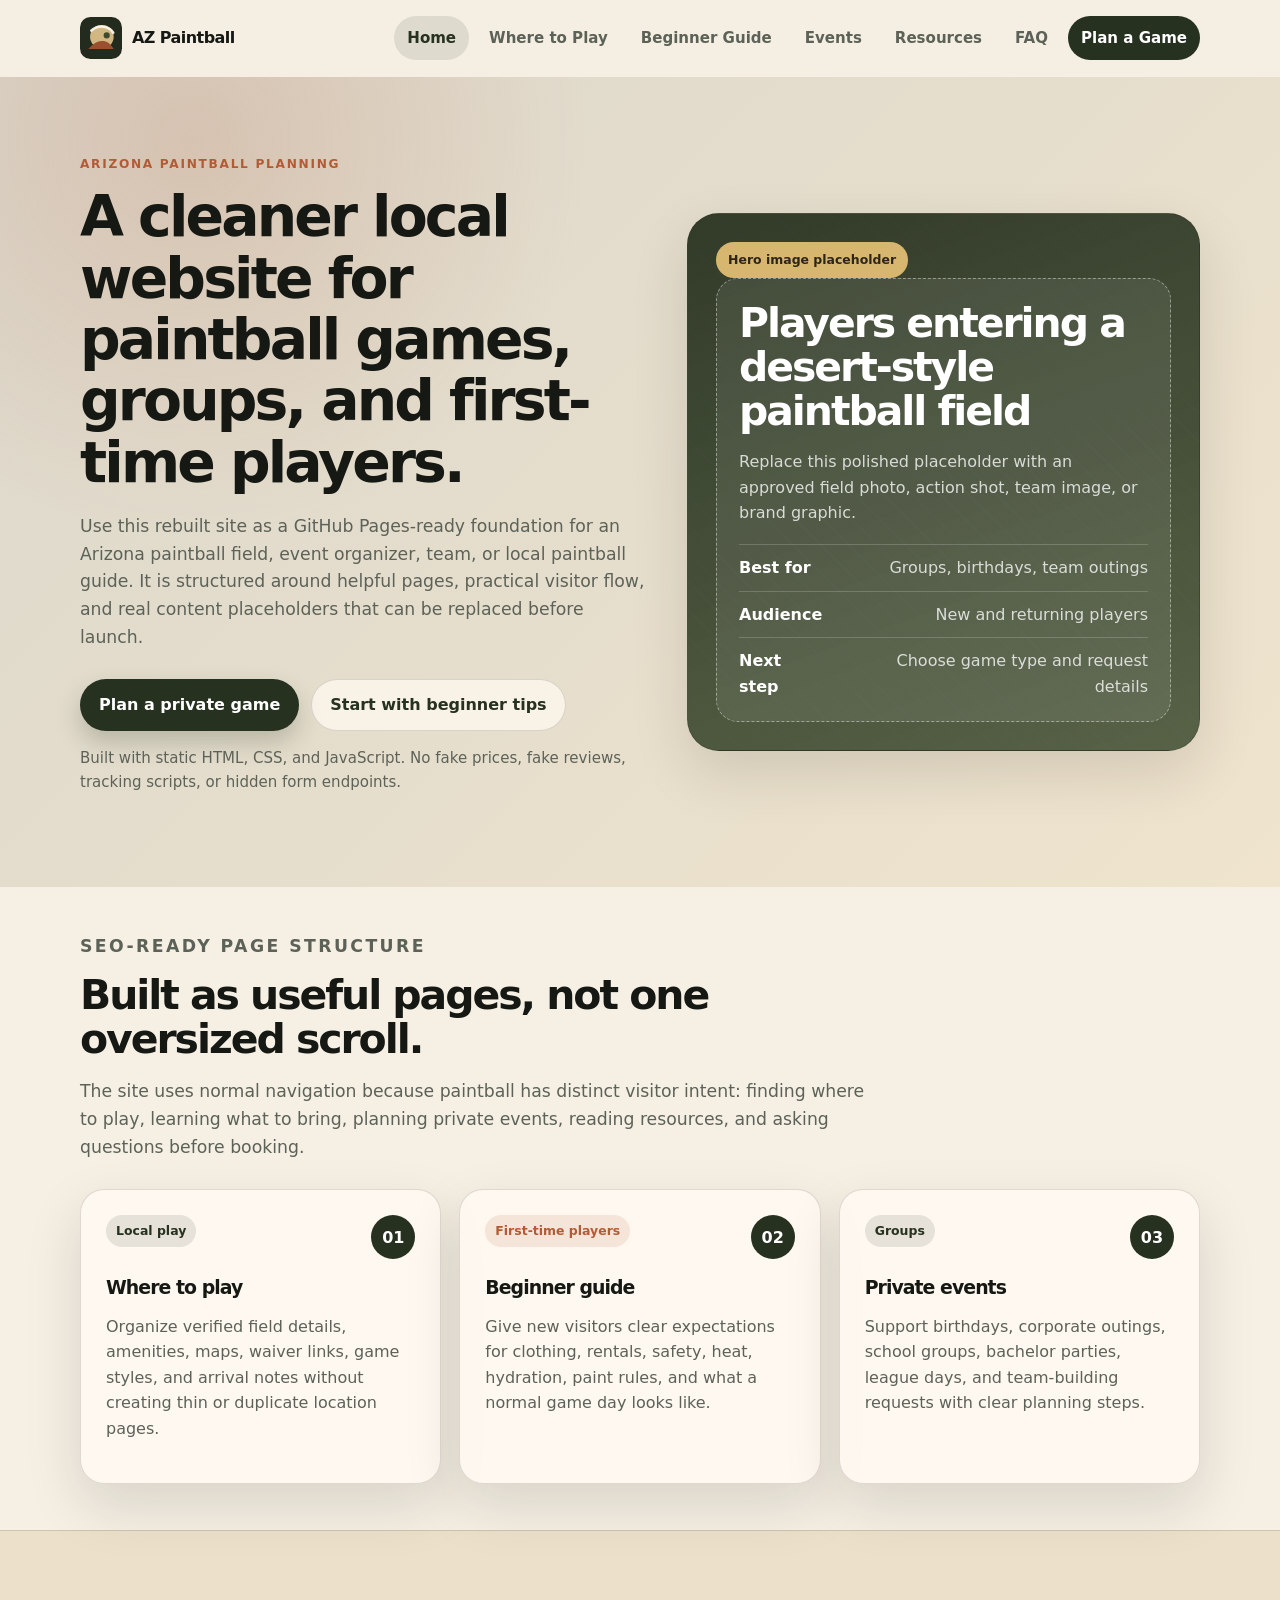
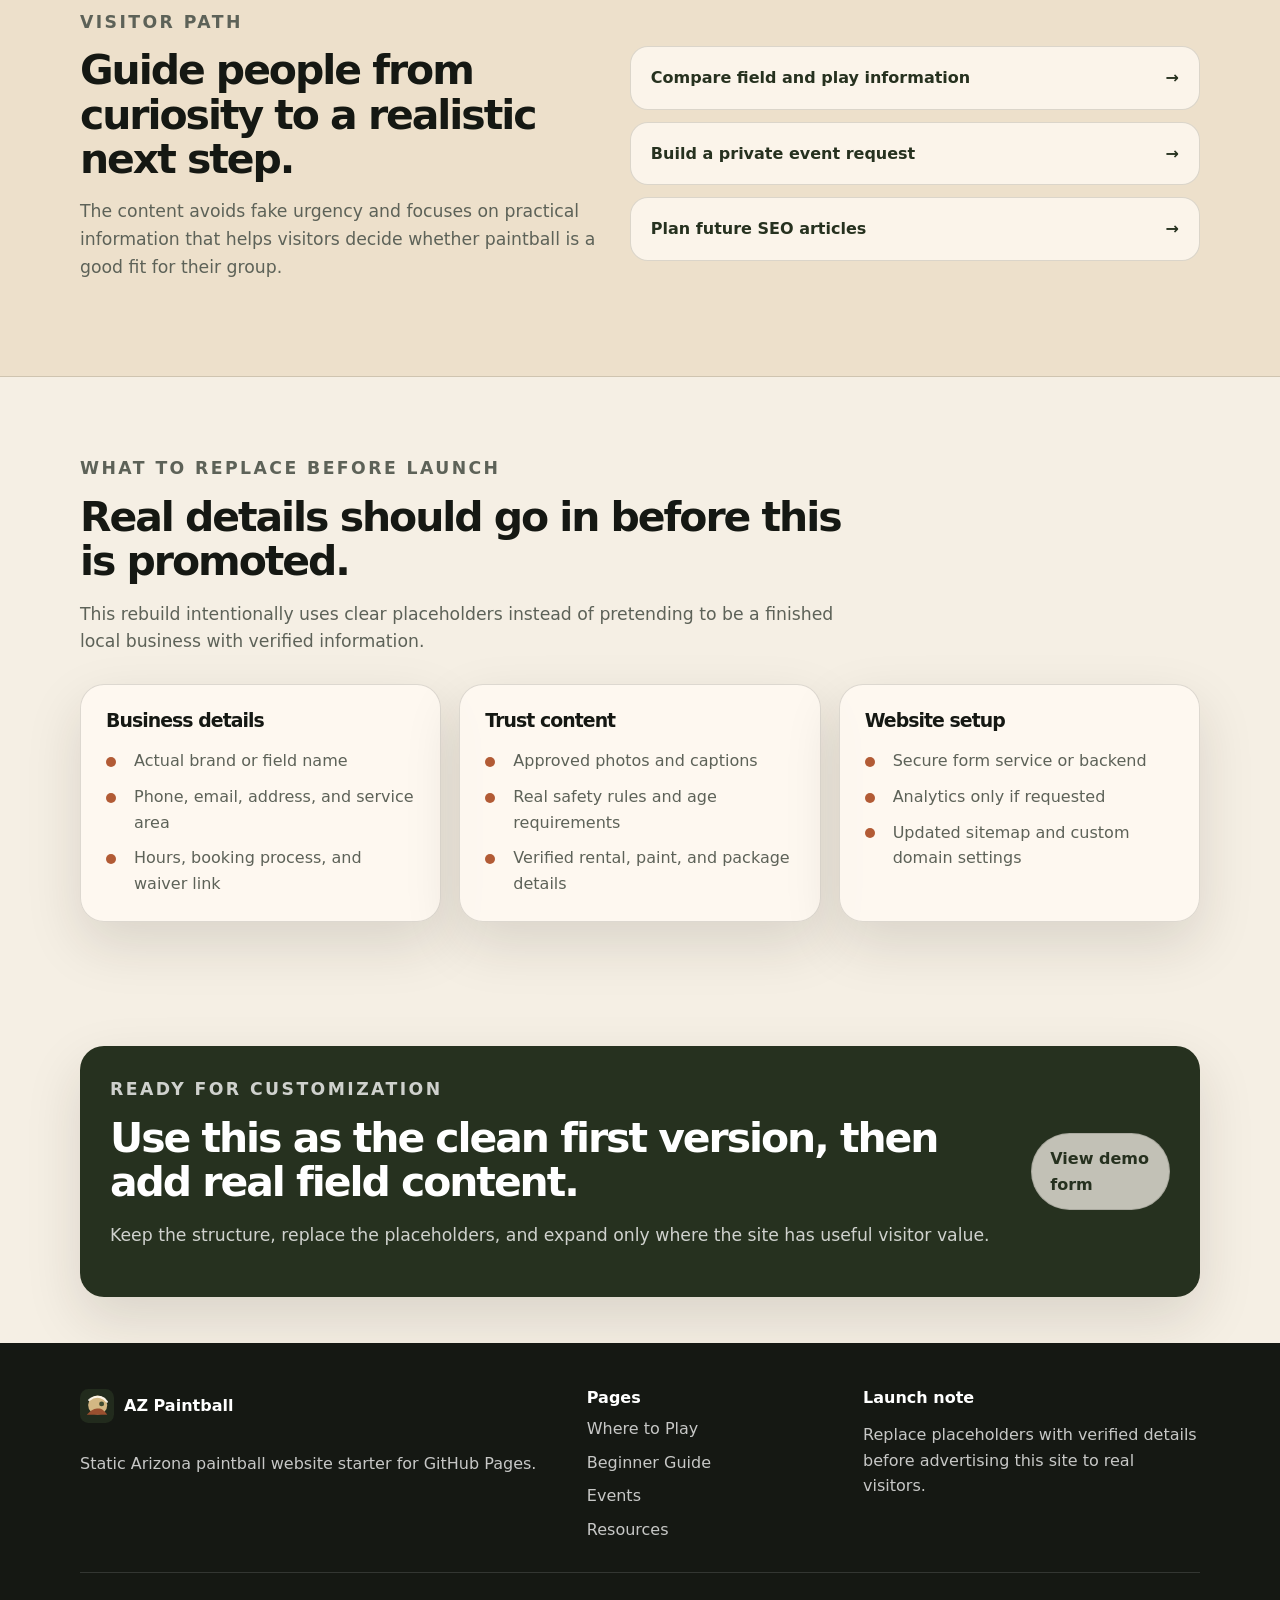
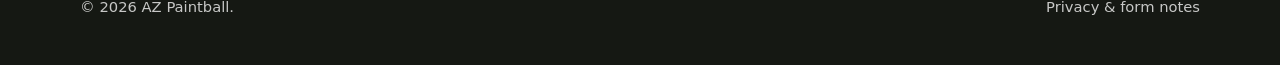
<file: index.html>
<!doctype html>
<html lang="en">
<head>
  <meta charset="utf-8">
  <meta name="viewport" content="width=device-width, initial-scale=1">
  <meta name="description" content="AZ Paintball is a polished Arizona paintball website starter for local games, field information, private events, beginner education, and SEO-ready resources.">
  <meta name="theme-color" content="#26311f">
  <title>AZ Paintball | Arizona Paintball Games, Events & Beginner Guide</title>
  <link rel="icon" href="assets/img/logo.svg" type="image/svg+xml">
  <link rel="stylesheet" href="assets/css/styles.css">
</head>
<body>
  <a class="skip-link" href="#content">Skip to content</a>
  <header class="site-header" data-header>
    <nav class="container nav" aria-label="Main navigation">
      <a class="brand" href="index.html" aria-label="AZ Paintball home"><img src="assets/img/logo.svg" alt="" width="42" height="42"><span>AZ Paintball</span></a>
      <button class="nav-toggle" type="button" aria-expanded="false" aria-controls="site-menu" data-nav-toggle><span class="sr-only">Menu</span><span></span><span></span><span></span></button>
      <ul id="site-menu" class="nav-links" data-nav-menu>
        <li><a aria-current="page" href="index.html">Home</a></li>
        <li><a href="fields.html">Where to Play</a></li>
        <li><a href="beginner-guide.html">Beginner Guide</a></li>
        <li><a href="events.html">Events</a></li>
        <li><a href="resources.html">Resources</a></li>
        <li><a href="faq.html">FAQ</a></li>
        <li><a class="nav-cta" href="contact.html">Plan a Game</a></li>
      </ul>
    </nav>
  </header>
  <main id="content">
    <section class="hero section">
      <div class="container hero-grid">
        <div>
          <p class="eyebrow">Arizona paintball planning</p>
          <h1>A cleaner local website for paintball games, groups, and first-time players.</h1>
          <p class="lead">Use this rebuilt site as a GitHub Pages-ready foundation for an Arizona paintball field, event organizer, team, or local paintball guide. It is structured around helpful pages, practical visitor flow, and real content placeholders that can be replaced before launch.</p>
          <div class="actions">
            <a class="button primary" href="contact.html">Plan a private game</a>
            <a class="button secondary" href="beginner-guide.html">Start with beginner tips</a>
          </div>
          <p class="small">Built with static HTML, CSS, and JavaScript. No fake prices, fake reviews, tracking scripts, or hidden form endpoints.</p>
        </div>
        <aside class="media-card" aria-label="Hero image placeholder">
          <span class="placeholder-label">Hero image placeholder</span>
          <div class="photo-frame">
            <h2>Players entering a desert-style paintball field</h2>
            <p>Replace this polished placeholder with an approved field photo, action shot, team image, or brand graphic.</p>
            <dl class="spec-list">
              <div><dt>Best for</dt><dd>Groups, birthdays, team outings</dd></div>
              <div><dt>Audience</dt><dd>New and returning players</dd></div>
              <div><dt>Next step</dt><dd>Choose game type and request details</dd></div>
            </dl>
          </div>
        </aside>
      </div>
    </section>

    <section class="section-tight">
      <div class="container">
        <div class="section-head">
          <p class="eyebrow">SEO-ready page structure</p>
          <h2>Built as useful pages, not one oversized scroll.</h2>
          <p>The site uses normal navigation because paintball has distinct visitor intent: finding where to play, learning what to bring, planning private events, reading resources, and asking questions before booking.</p>
        </div>
        <div class="grid three">
          <article class="card"><div class="card-top"><span class="badge green">Local play</span><span class="icon-circle">01</span></div><h3>Where to play</h3><p>Organize verified field details, amenities, maps, waiver links, game styles, and arrival notes without creating thin or duplicate location pages.</p></article>
          <article class="card"><div class="card-top"><span class="badge">First-time players</span><span class="icon-circle">02</span></div><h3>Beginner guide</h3><p>Give new visitors clear expectations for clothing, rentals, safety, heat, hydration, paint rules, and what a normal game day looks like.</p></article>
          <article class="card"><div class="card-top"><span class="badge green">Groups</span><span class="icon-circle">03</span></div><h3>Private events</h3><p>Support birthdays, corporate outings, school groups, bachelor parties, league days, and team-building requests with clear planning steps.</p></article>
        </div>
      </div>
    </section>

    <section class="section section-muted">
      <div class="container split">
        <div>
          <p class="eyebrow">Visitor path</p>
          <h2>Guide people from curiosity to a realistic next step.</h2>
          <p>The content avoids fake urgency and focuses on practical information that helps visitors decide whether paintball is a good fit for their group.</p>
        </div>
        <div class="link-stack" aria-label="Recommended next pages">
          <a href="fields.html">Compare field and play information <span>→</span></a>
          <a href="events.html">Build a private event request <span>→</span></a>
          <a href="resources.html">Plan future SEO articles <span>→</span></a>
        </div>
      </div>
    </section>

    <section class="section">
      <div class="container">
        <div class="section-head">
          <p class="eyebrow">What to replace before launch</p>
          <h2>Real details should go in before this is promoted.</h2>
          <p>This rebuild intentionally uses clear placeholders instead of pretending to be a finished local business with verified information.</p>
        </div>
        <div class="grid three">
          <article class="card"><h3>Business details</h3><ul class="checks"><li>Actual brand or field name</li><li>Phone, email, address, and service area</li><li>Hours, booking process, and waiver link</li></ul></article>
          <article class="card"><h3>Trust content</h3><ul class="checks"><li>Approved photos and captions</li><li>Real safety rules and age requirements</li><li>Verified rental, paint, and package details</li></ul></article>
          <article class="card"><h3>Website setup</h3><ul class="checks"><li>Secure form service or backend</li><li>Analytics only if requested</li><li>Updated sitemap and custom domain settings</li></ul></article>
        </div>
      </div>
    </section>

    <section class="section-tight">
      <div class="container cta-panel">
        <div>
          <p class="eyebrow">Ready for customization</p>
          <h2>Use this as the clean first version, then add real field content.</h2>
          <p>Keep the structure, replace the placeholders, and expand only where the site has useful visitor value.</p>
        </div>
        <a class="button secondary" href="contact.html">View demo form</a>
      </div>
    </section>
  </main>
  <footer class="site-footer">
    <div class="container footer-grid">
      <div><a class="footer-brand" href="index.html"><img src="assets/img/logo.svg" alt="" width="34" height="34">AZ Paintball</a><p>Static Arizona paintball website starter for GitHub Pages.</p></div>
      <div><h2>Pages</h2><ul><li><a href="fields.html">Where to Play</a></li><li><a href="beginner-guide.html">Beginner Guide</a></li><li><a href="events.html">Events</a></li><li><a href="resources.html">Resources</a></li></ul></div>
      <div><h2>Launch note</h2><p>Replace placeholders with verified details before advertising this site to real visitors.</p></div>
    </div>
    <div class="container footer-bottom"><span>© <span data-year></span> AZ Paintball.</span><a href="privacy.html">Privacy & form notes</a></div>
  </footer>
  <script src="assets/js/main.js" defer></script>
</body>
</html>
</file>
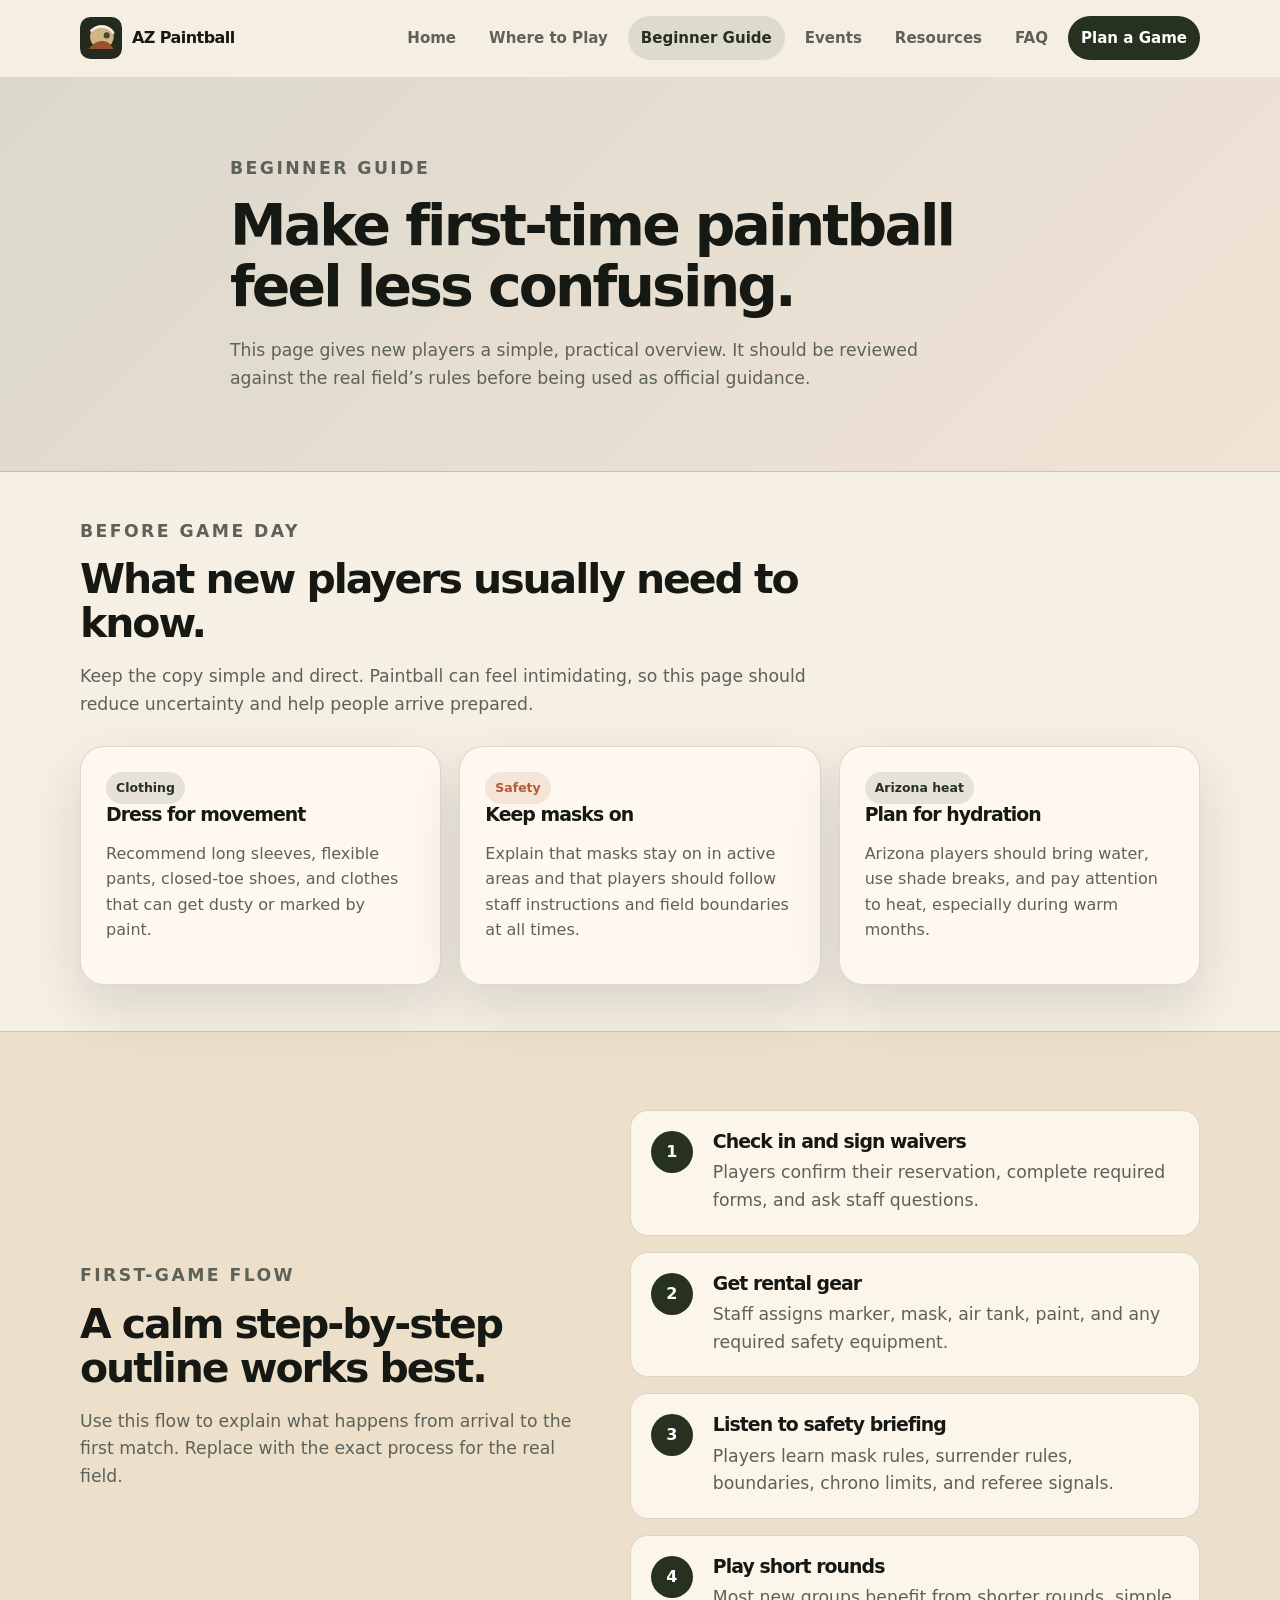
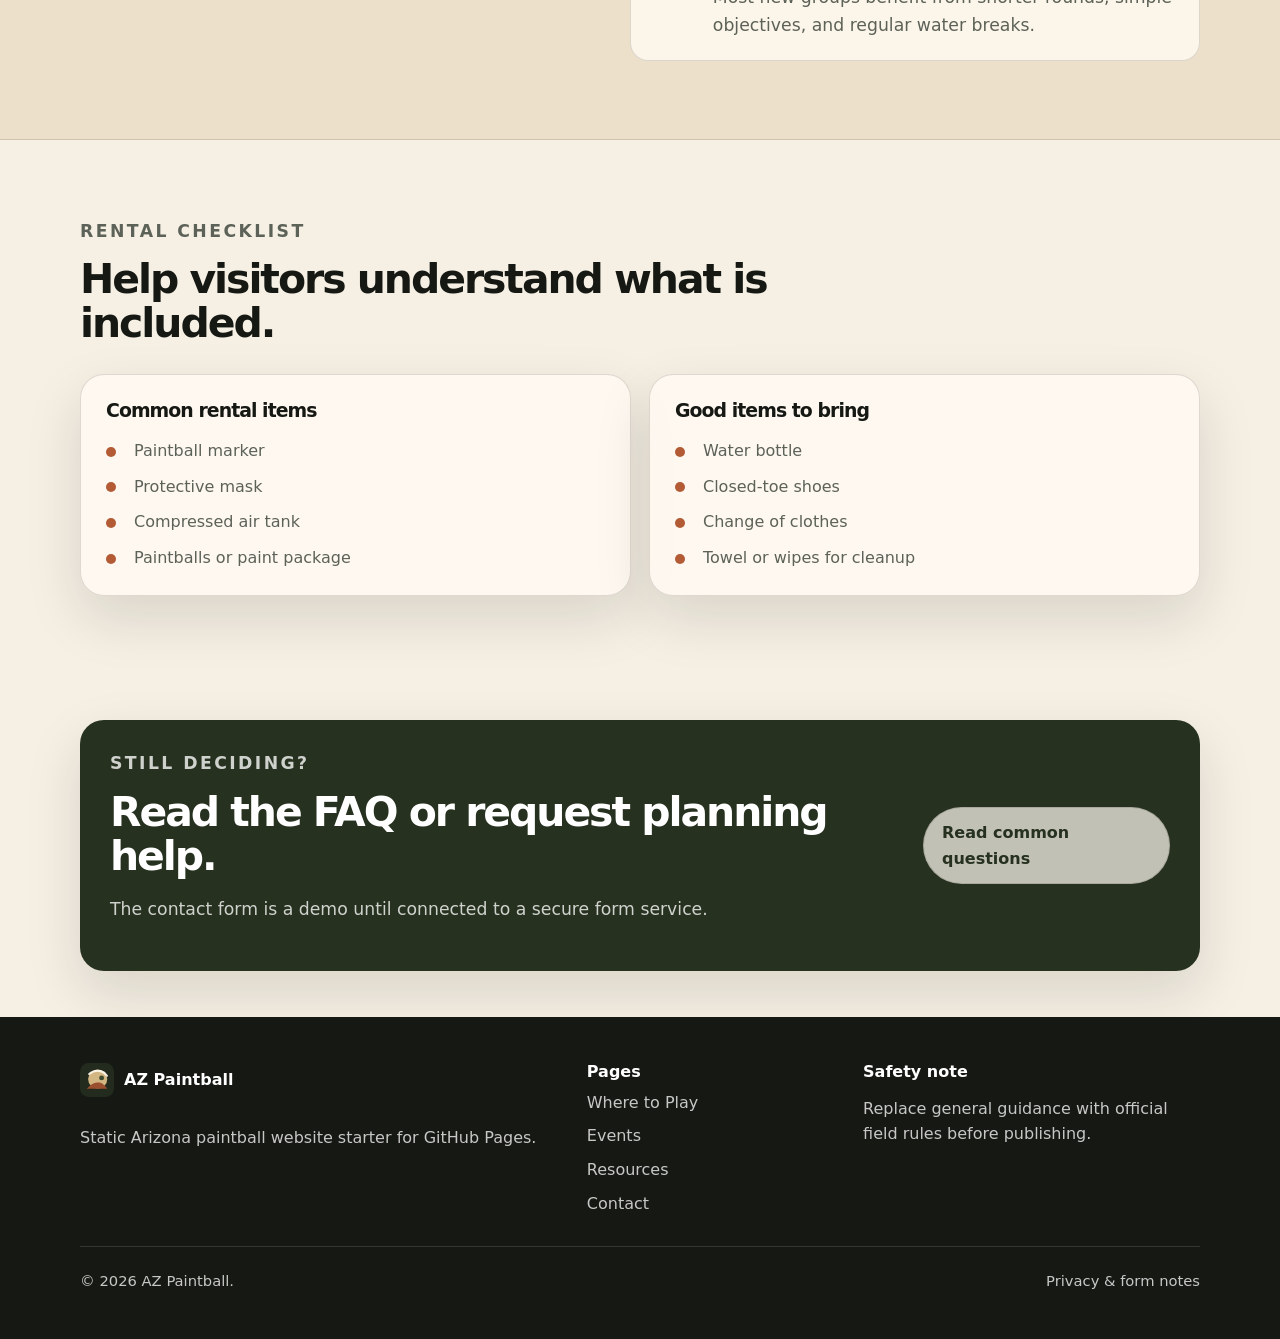
<file: beginner-guide.html>
<!doctype html>
<html lang="en">
<head>
  <meta charset="utf-8">
  <meta name="viewport" content="width=device-width, initial-scale=1">
  <meta name="description" content="A beginner-friendly Arizona paintball guide covering what to wear, safety basics, rentals, hydration, arrival tips, and first-game expectations.">
  <meta name="theme-color" content="#26311f">
  <title>Beginner Paintball Guide | AZ Paintball</title>
  <link rel="icon" href="assets/img/logo.svg" type="image/svg+xml">
  <link rel="stylesheet" href="assets/css/styles.css">
</head>
<body>
  <a class="skip-link" href="#content">Skip to content</a>
  <header class="site-header" data-header><nav class="container nav" aria-label="Main navigation"><a class="brand" href="index.html"><img src="assets/img/logo.svg" alt="" width="42" height="42"><span>AZ Paintball</span></a><button class="nav-toggle" type="button" aria-expanded="false" aria-controls="site-menu" data-nav-toggle><span class="sr-only">Menu</span><span></span><span></span><span></span></button><ul id="site-menu" class="nav-links" data-nav-menu><li><a href="index.html">Home</a></li><li><a href="fields.html">Where to Play</a></li><li><a aria-current="page" href="beginner-guide.html">Beginner Guide</a></li><li><a href="events.html">Events</a></li><li><a href="resources.html">Resources</a></li><li><a href="faq.html">FAQ</a></li><li><a class="nav-cta" href="contact.html">Plan a Game</a></li></ul></nav></header>
  <main id="content">
    <section class="page-hero section"><div class="container narrow"><p class="eyebrow">Beginner guide</p><h1>Make first-time paintball feel less confusing.</h1><p class="lead">This page gives new players a simple, practical overview. It should be reviewed against the real field’s rules before being used as official guidance.</p></div></section>
    <section class="section-tight"><div class="container"><div class="section-head"><p class="eyebrow">Before game day</p><h2>What new players usually need to know.</h2><p>Keep the copy simple and direct. Paintball can feel intimidating, so this page should reduce uncertainty and help people arrive prepared.</p></div><div class="grid three">
      <article class="card"><span class="badge green">Clothing</span><h3>Dress for movement</h3><p>Recommend long sleeves, flexible pants, closed-toe shoes, and clothes that can get dusty or marked by paint.</p></article>
      <article class="card"><span class="badge">Safety</span><h3>Keep masks on</h3><p>Explain that masks stay on in active areas and that players should follow staff instructions and field boundaries at all times.</p></article>
      <article class="card"><span class="badge green">Arizona heat</span><h3>Plan for hydration</h3><p>Arizona players should bring water, use shade breaks, and pay attention to heat, especially during warm months.</p></article>
    </div></div></section>
    <section class="section section-muted"><div class="container split"><div><p class="eyebrow">First-game flow</p><h2>A calm step-by-step outline works best.</h2><p>Use this flow to explain what happens from arrival to the first match. Replace with the exact process for the real field.</p></div><ol class="steps"><li><span>1</span><div><h3>Check in and sign waivers</h3><p>Players confirm their reservation, complete required forms, and ask staff questions.</p></div></li><li><span>2</span><div><h3>Get rental gear</h3><p>Staff assigns marker, mask, air tank, paint, and any required safety equipment.</p></div></li><li><span>3</span><div><h3>Listen to safety briefing</h3><p>Players learn mask rules, surrender rules, boundaries, chrono limits, and referee signals.</p></div></li><li><span>4</span><div><h3>Play short rounds</h3><p>Most new groups benefit from shorter rounds, simple objectives, and regular water breaks.</p></div></li></ol></div></section>
    <section class="section"><div class="container"><div class="section-head"><p class="eyebrow">Rental checklist</p><h2>Help visitors understand what is included.</h2></div><div class="grid two"><article class="card"><h3>Common rental items</h3><ul class="checks"><li>Paintball marker</li><li>Protective mask</li><li>Compressed air tank</li><li>Paintballs or paint package</li></ul></article><article class="card"><h3>Good items to bring</h3><ul class="checks"><li>Water bottle</li><li>Closed-toe shoes</li><li>Change of clothes</li><li>Towel or wipes for cleanup</li></ul></article></div></div></section>
    <section class="section-tight"><div class="container cta-panel"><div><p class="eyebrow">Still deciding?</p><h2>Read the FAQ or request planning help.</h2><p>The contact form is a demo until connected to a secure form service.</p></div><a class="button secondary" href="faq.html">Read common questions</a></div></section>
  </main>
  <footer class="site-footer"><div class="container footer-grid"><div><a class="footer-brand" href="index.html"><img src="assets/img/logo.svg" alt="" width="34" height="34">AZ Paintball</a><p>Static Arizona paintball website starter for GitHub Pages.</p></div><div><h2>Pages</h2><ul><li><a href="fields.html">Where to Play</a></li><li><a href="events.html">Events</a></li><li><a href="resources.html">Resources</a></li><li><a href="contact.html">Contact</a></li></ul></div><div><h2>Safety note</h2><p>Replace general guidance with official field rules before publishing.</p></div></div><div class="container footer-bottom"><span>© <span data-year></span> AZ Paintball.</span><a href="privacy.html">Privacy & form notes</a></div></footer>
  <script src="assets/js/main.js" defer></script>
</body>
</html>
</file>
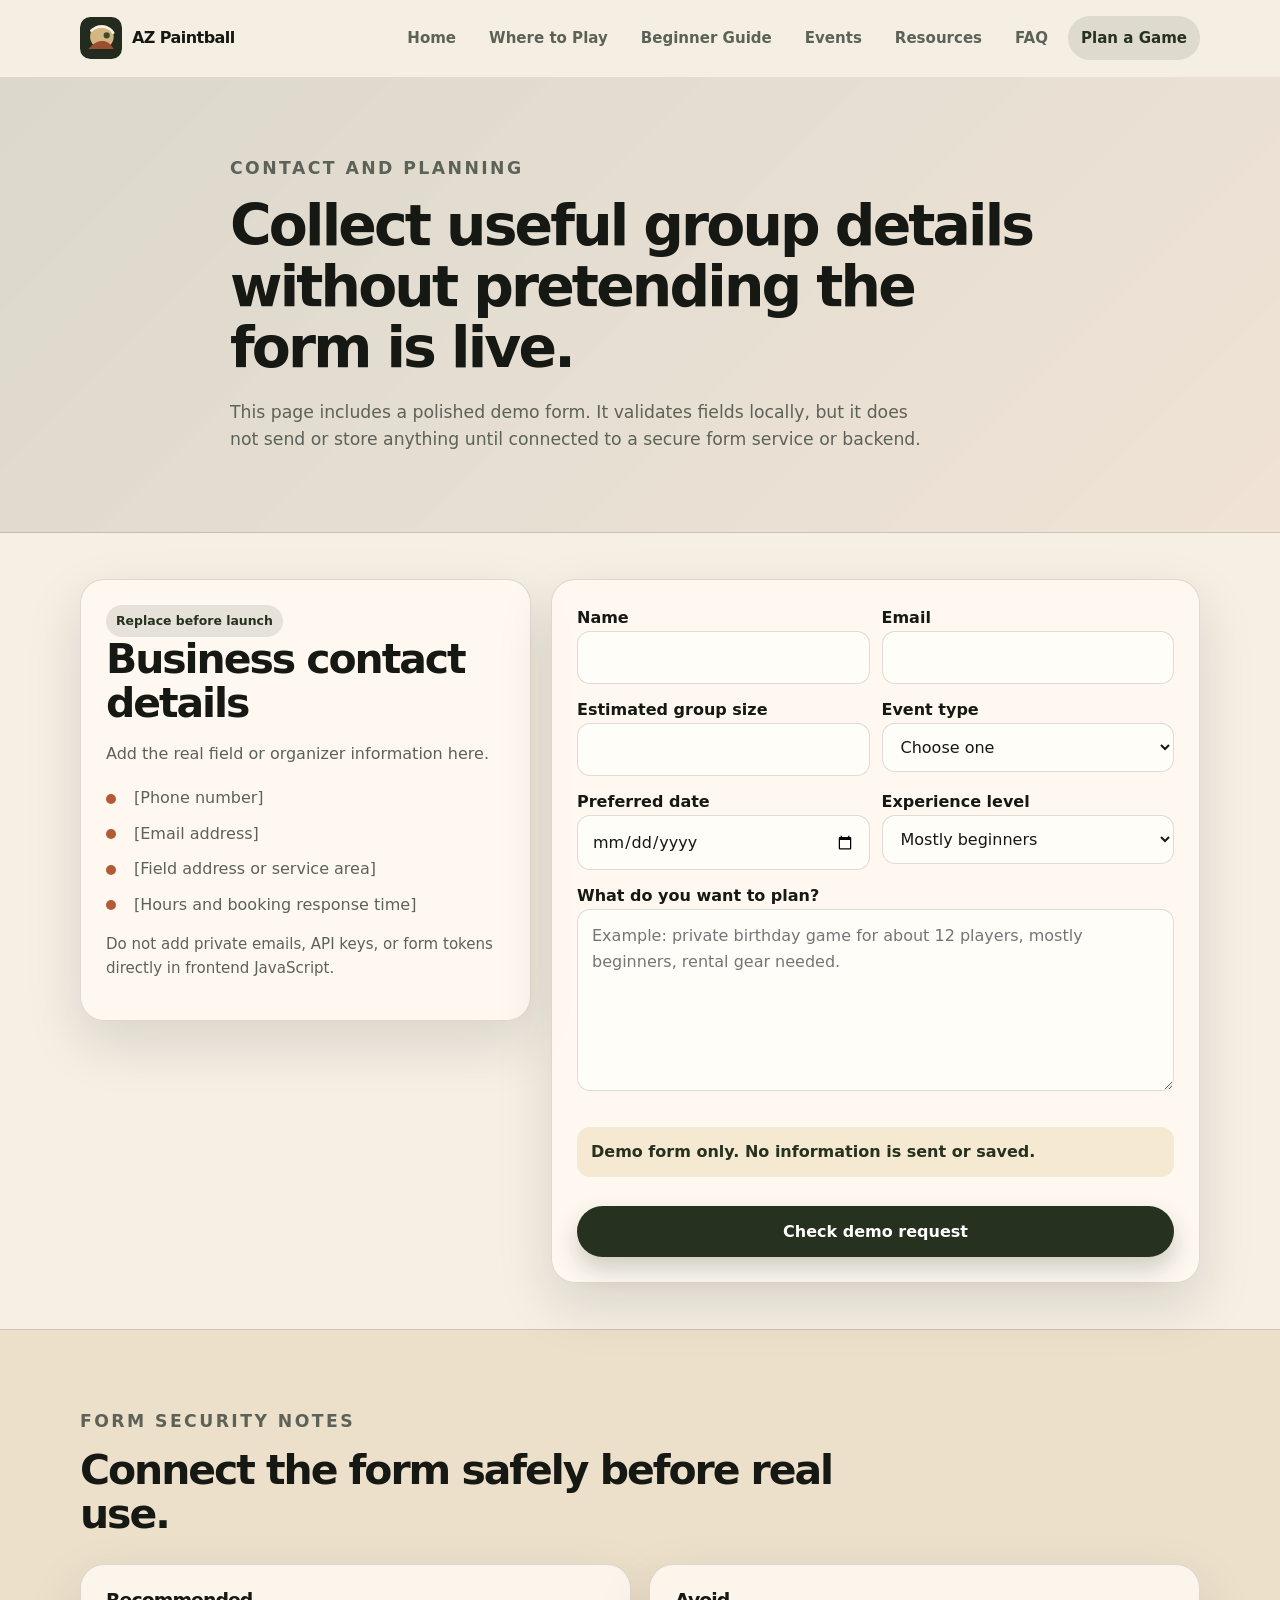
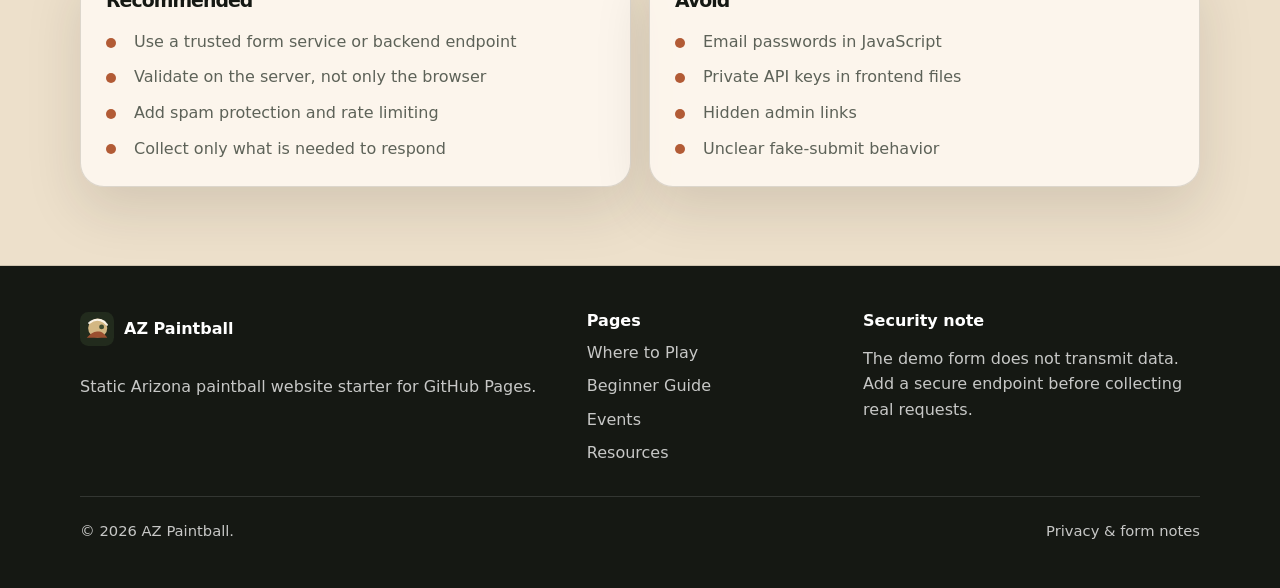
<file: contact.html>
<!doctype html>
<html lang="en">
<head>
  <meta charset="utf-8">
  <meta name="viewport" content="width=device-width, initial-scale=1">
  <meta name="description" content="Demo paintball event planning contact form with clear security notes, field placeholders, and private game request fields.">
  <meta name="theme-color" content="#26311f">
  <title>Plan a Paintball Game | AZ Paintball</title>
  <link rel="icon" href="assets/img/logo.svg" type="image/svg+xml">
  <link rel="stylesheet" href="assets/css/styles.css">
</head>
<body>
  <a class="skip-link" href="#content">Skip to content</a>
  <header class="site-header" data-header><nav class="container nav" aria-label="Main navigation"><a class="brand" href="index.html"><img src="assets/img/logo.svg" alt="" width="42" height="42"><span>AZ Paintball</span></a><button class="nav-toggle" type="button" aria-expanded="false" aria-controls="site-menu" data-nav-toggle><span class="sr-only">Menu</span><span></span><span></span><span></span></button><ul id="site-menu" class="nav-links" data-nav-menu><li><a href="index.html">Home</a></li><li><a href="fields.html">Where to Play</a></li><li><a href="beginner-guide.html">Beginner Guide</a></li><li><a href="events.html">Events</a></li><li><a href="resources.html">Resources</a></li><li><a href="faq.html">FAQ</a></li><li><a aria-current="page" class="nav-cta" href="contact.html">Plan a Game</a></li></ul></nav></header>
  <main id="content">
    <section class="page-hero section"><div class="container narrow"><p class="eyebrow">Contact and planning</p><h1>Collect useful group details without pretending the form is live.</h1><p class="lead">This page includes a polished demo form. It validates fields locally, but it does not send or store anything until connected to a secure form service or backend.</p></div></section>
    <section class="section-tight"><div class="container contact-grid">
      <aside class="card"><span class="badge green">Replace before launch</span><h2>Business contact details</h2><p>Add the real field or organizer information here.</p><ul class="checks"><li>[Phone number]</li><li>[Email address]</li><li>[Field address or service area]</li><li>[Hours and booking response time]</li></ul><p class="note">Do not add private emails, API keys, or form tokens directly in frontend JavaScript.</p></aside>
      <form class="form-card" data-contact-form novalidate>
        <div class="form-row"><div><label for="name">Name</label><input id="name" name="name" autocomplete="name" required></div><div><label for="email">Email</label><input id="email" name="email" type="email" autocomplete="email" required></div></div>
        <div class="form-row"><div><label for="group">Estimated group size</label><input id="group" name="group" type="number" min="1" max="300" required></div><div><label for="type">Event type</label><select id="type" name="type" required><option value="">Choose one</option><option>Birthday group</option><option>Company outing</option><option>Open play question</option><option>Tournament or league</option><option>Other</option></select></div></div>
        <div class="form-row"><div><label for="date">Preferred date</label><input id="date" name="date" type="date"></div><div><label for="experience">Experience level</label><select id="experience" name="experience"><option>Mostly beginners</option><option>Mixed experience</option><option>Experienced players</option><option>Not sure yet</option></select></div></div>
        <div><label for="message">What do you want to plan?</label><textarea id="message" name="message" rows="6" required placeholder="Example: private birthday game for about 12 players, mostly beginners, rental gear needed."></textarea></div>
        <p class="form-alert" data-form-status>Demo form only. No information is sent or saved.</p>
        <button class="button primary" type="submit">Check demo request</button>
      </form>
    </div></section>
    <section class="section section-muted"><div class="container"><div class="section-head"><p class="eyebrow">Form security notes</p><h2>Connect the form safely before real use.</h2></div><div class="grid two"><article class="card"><h3>Recommended</h3><ul class="checks"><li>Use a trusted form service or backend endpoint</li><li>Validate on the server, not only the browser</li><li>Add spam protection and rate limiting</li><li>Collect only what is needed to respond</li></ul></article><article class="card"><h3>Avoid</h3><ul class="checks"><li>Email passwords in JavaScript</li><li>Private API keys in frontend files</li><li>Hidden admin links</li><li>Unclear fake-submit behavior</li></ul></article></div></div></section>
  </main>
  <footer class="site-footer"><div class="container footer-grid"><div><a class="footer-brand" href="index.html"><img src="assets/img/logo.svg" alt="" width="34" height="34">AZ Paintball</a><p>Static Arizona paintball website starter for GitHub Pages.</p></div><div><h2>Pages</h2><ul><li><a href="fields.html">Where to Play</a></li><li><a href="beginner-guide.html">Beginner Guide</a></li><li><a href="events.html">Events</a></li><li><a href="resources.html">Resources</a></li></ul></div><div><h2>Security note</h2><p>The demo form does not transmit data. Add a secure endpoint before collecting real requests.</p></div></div><div class="container footer-bottom"><span>© <span data-year></span> AZ Paintball.</span><a href="privacy.html">Privacy & form notes</a></div></footer>
  <script src="assets/js/main.js" defer></script>
</body>
</html>
</file>
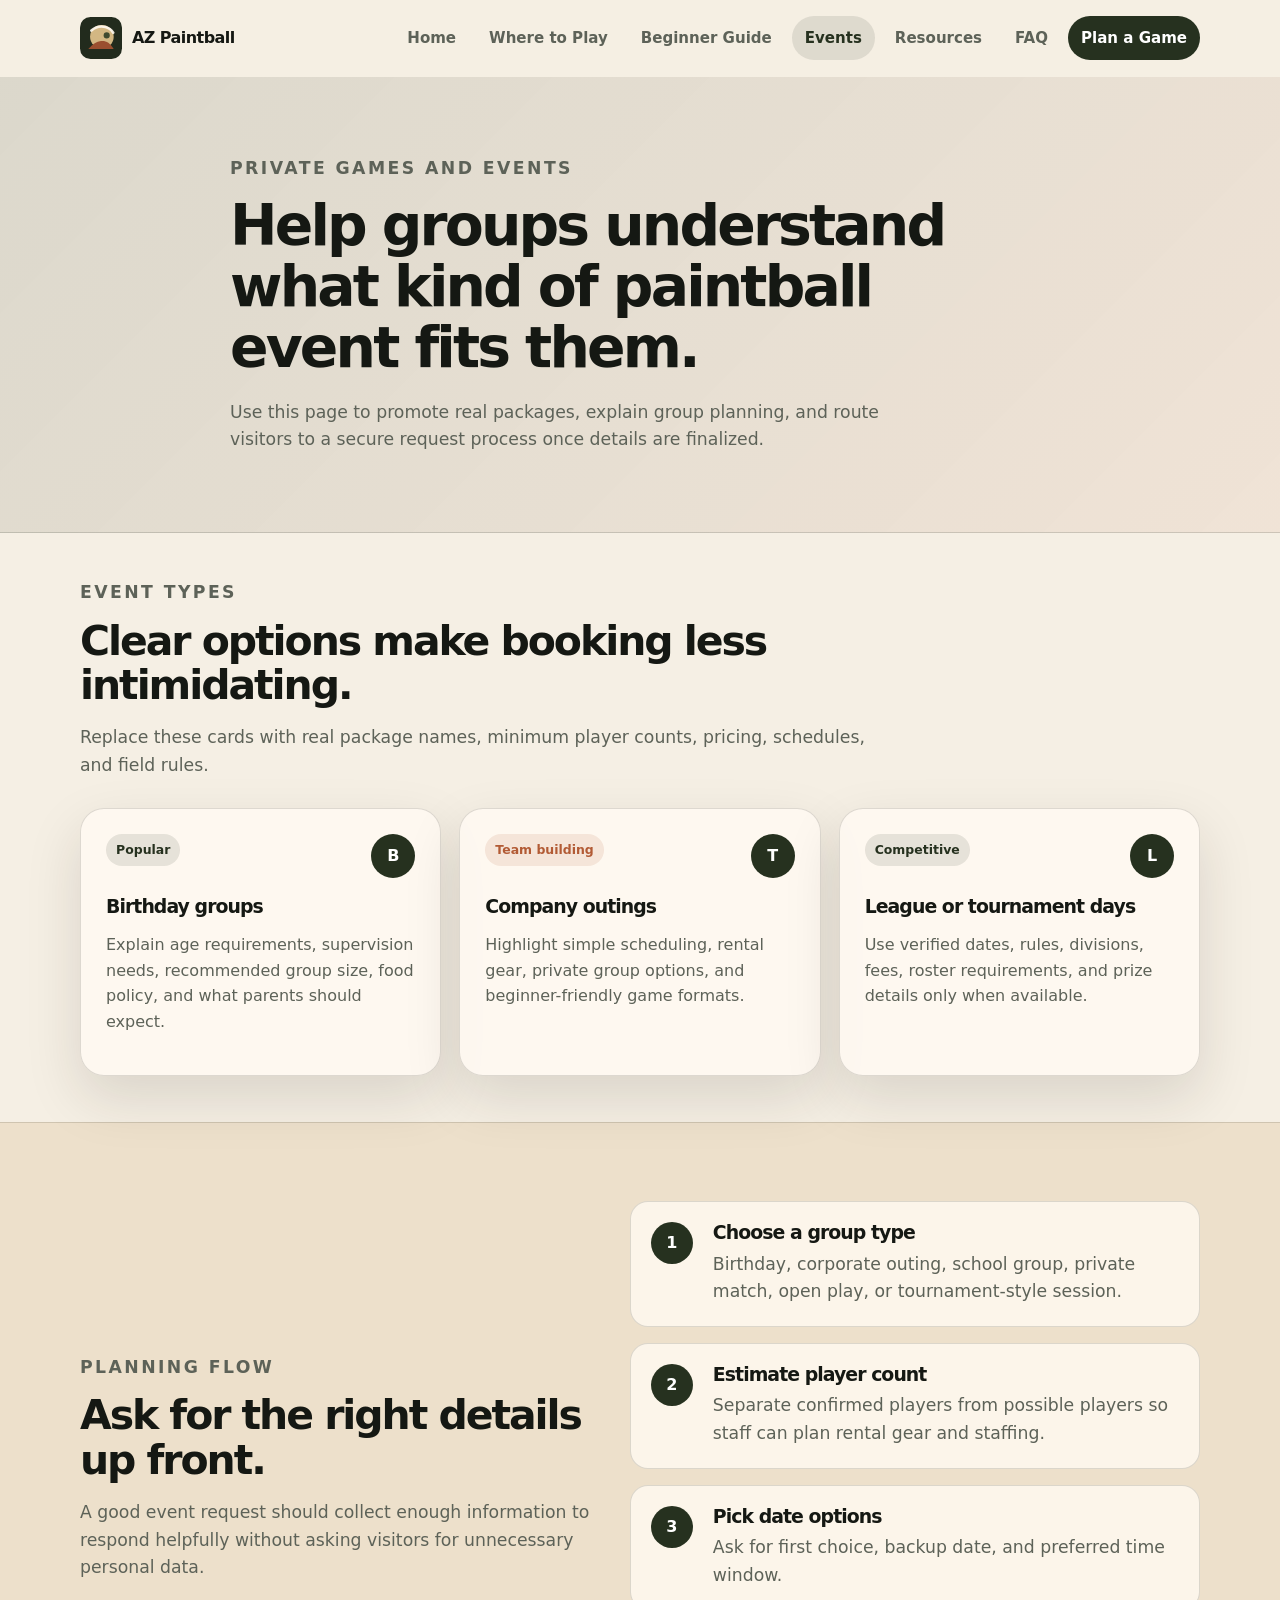
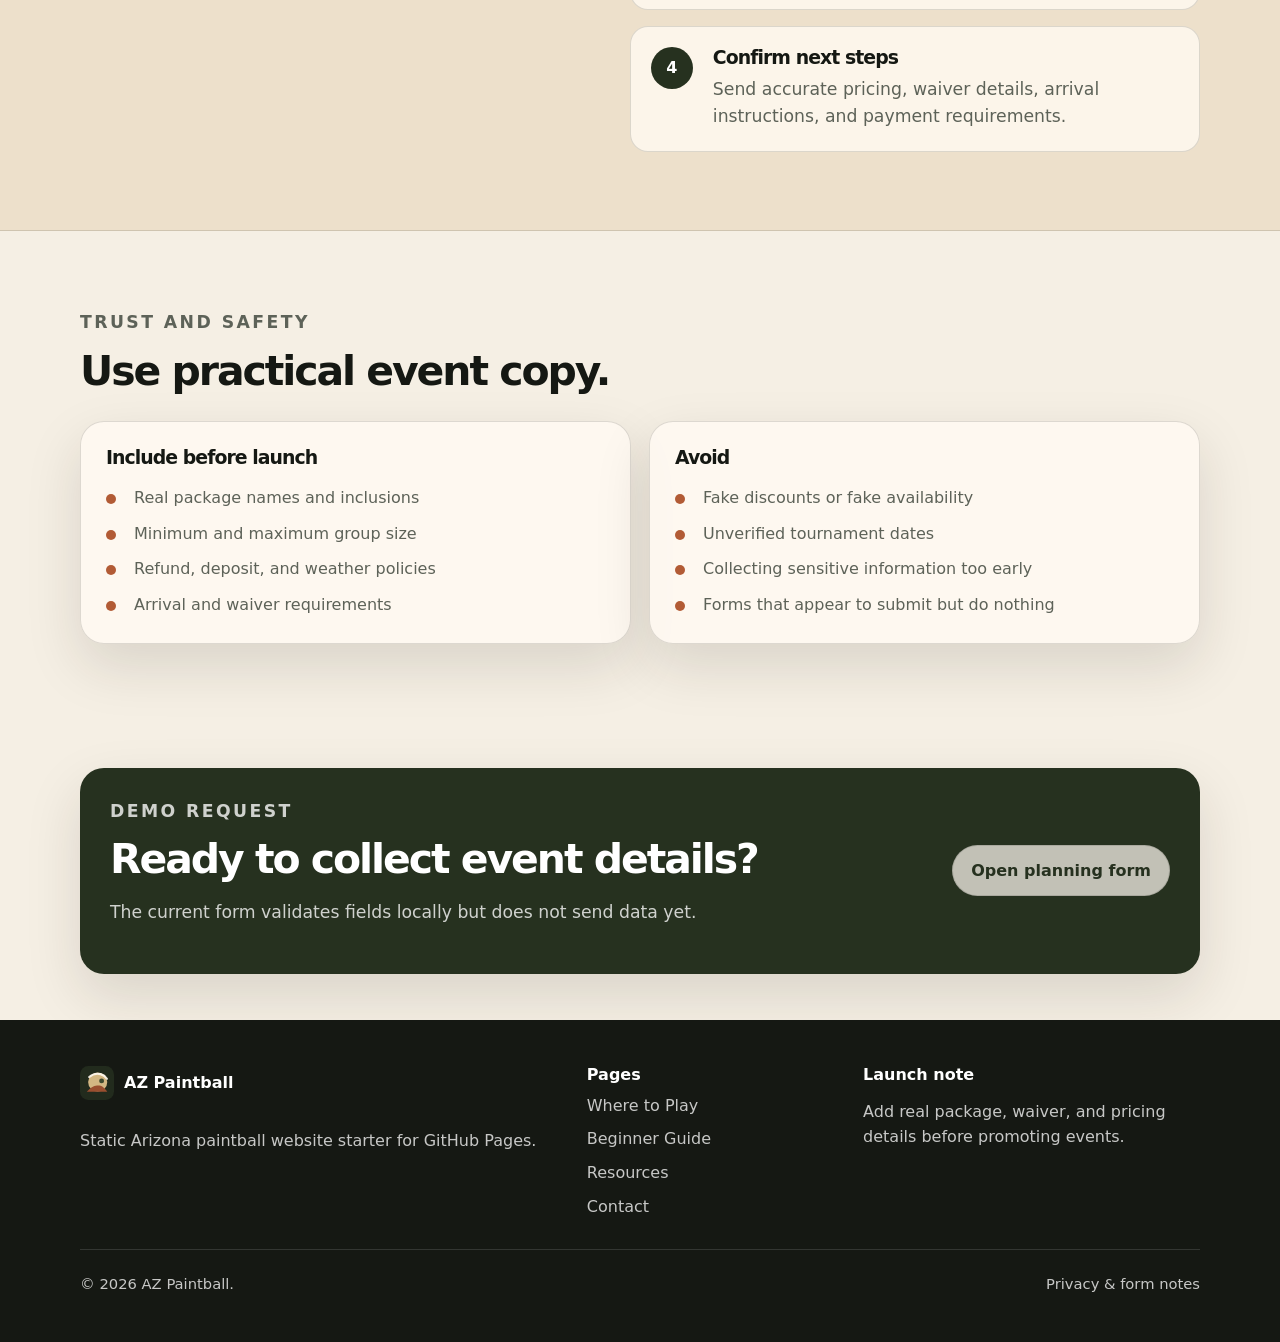
<file: events.html>
<!doctype html>
<html lang="en">
<head>
  <meta charset="utf-8">
  <meta name="viewport" content="width=device-width, initial-scale=1">
  <meta name="description" content="Plan private paintball events in Arizona with group planning sections for birthdays, company outings, school groups, and team-building games.">
  <meta name="theme-color" content="#26311f">
  <title>Paintball Events & Private Games | AZ Paintball</title>
  <link rel="icon" href="assets/img/logo.svg" type="image/svg+xml">
  <link rel="stylesheet" href="assets/css/styles.css">
</head>
<body>
  <a class="skip-link" href="#content">Skip to content</a>
  <header class="site-header" data-header><nav class="container nav" aria-label="Main navigation"><a class="brand" href="index.html"><img src="assets/img/logo.svg" alt="" width="42" height="42"><span>AZ Paintball</span></a><button class="nav-toggle" type="button" aria-expanded="false" aria-controls="site-menu" data-nav-toggle><span class="sr-only">Menu</span><span></span><span></span><span></span></button><ul id="site-menu" class="nav-links" data-nav-menu><li><a href="index.html">Home</a></li><li><a href="fields.html">Where to Play</a></li><li><a href="beginner-guide.html">Beginner Guide</a></li><li><a aria-current="page" href="events.html">Events</a></li><li><a href="resources.html">Resources</a></li><li><a href="faq.html">FAQ</a></li><li><a class="nav-cta" href="contact.html">Plan a Game</a></li></ul></nav></header>
  <main id="content">
    <section class="page-hero section"><div class="container narrow"><p class="eyebrow">Private games and events</p><h1>Help groups understand what kind of paintball event fits them.</h1><p class="lead">Use this page to promote real packages, explain group planning, and route visitors to a secure request process once details are finalized.</p></div></section>
    <section class="section-tight"><div class="container"><div class="section-head"><p class="eyebrow">Event types</p><h2>Clear options make booking less intimidating.</h2><p>Replace these cards with real package names, minimum player counts, pricing, schedules, and field rules.</p></div><div class="grid three">
      <article class="card"><div class="card-top"><span class="badge green">Popular</span><span class="icon-circle">B</span></div><h3>Birthday groups</h3><p>Explain age requirements, supervision needs, recommended group size, food policy, and what parents should expect.</p></article>
      <article class="card"><div class="card-top"><span class="badge">Team building</span><span class="icon-circle">T</span></div><h3>Company outings</h3><p>Highlight simple scheduling, rental gear, private group options, and beginner-friendly game formats.</p></article>
      <article class="card"><div class="card-top"><span class="badge green">Competitive</span><span class="icon-circle">L</span></div><h3>League or tournament days</h3><p>Use verified dates, rules, divisions, fees, roster requirements, and prize details only when available.</p></article>
    </div></div></section>
    <section class="section section-muted"><div class="container split"><div><p class="eyebrow">Planning flow</p><h2>Ask for the right details up front.</h2><p>A good event request should collect enough information to respond helpfully without asking visitors for unnecessary personal data.</p></div><ol class="steps"><li><span>1</span><div><h3>Choose a group type</h3><p>Birthday, corporate outing, school group, private match, open play, or tournament-style session.</p></div></li><li><span>2</span><div><h3>Estimate player count</h3><p>Separate confirmed players from possible players so staff can plan rental gear and staffing.</p></div></li><li><span>3</span><div><h3>Pick date options</h3><p>Ask for first choice, backup date, and preferred time window.</p></div></li><li><span>4</span><div><h3>Confirm next steps</h3><p>Send accurate pricing, waiver details, arrival instructions, and payment requirements.</p></div></li></ol></div></section>
    <section class="section"><div class="container"><div class="section-head"><p class="eyebrow">Trust and safety</p><h2>Use practical event copy.</h2></div><div class="grid two"><article class="card"><h3>Include before launch</h3><ul class="checks"><li>Real package names and inclusions</li><li>Minimum and maximum group size</li><li>Refund, deposit, and weather policies</li><li>Arrival and waiver requirements</li></ul></article><article class="card"><h3>Avoid</h3><ul class="checks"><li>Fake discounts or fake availability</li><li>Unverified tournament dates</li><li>Collecting sensitive information too early</li><li>Forms that appear to submit but do nothing</li></ul></article></div></div></section>
    <section class="section-tight"><div class="container cta-panel"><div><p class="eyebrow">Demo request</p><h2>Ready to collect event details?</h2><p>The current form validates fields locally but does not send data yet.</p></div><a class="button secondary" href="contact.html">Open planning form</a></div></section>
  </main>
  <footer class="site-footer"><div class="container footer-grid"><div><a class="footer-brand" href="index.html"><img src="assets/img/logo.svg" alt="" width="34" height="34">AZ Paintball</a><p>Static Arizona paintball website starter for GitHub Pages.</p></div><div><h2>Pages</h2><ul><li><a href="fields.html">Where to Play</a></li><li><a href="beginner-guide.html">Beginner Guide</a></li><li><a href="resources.html">Resources</a></li><li><a href="contact.html">Contact</a></li></ul></div><div><h2>Launch note</h2><p>Add real package, waiver, and pricing details before promoting events.</p></div></div><div class="container footer-bottom"><span>© <span data-year></span> AZ Paintball.</span><a href="privacy.html">Privacy & form notes</a></div></footer>
  <script src="assets/js/main.js" defer></script>
</body>
</html>
</file>
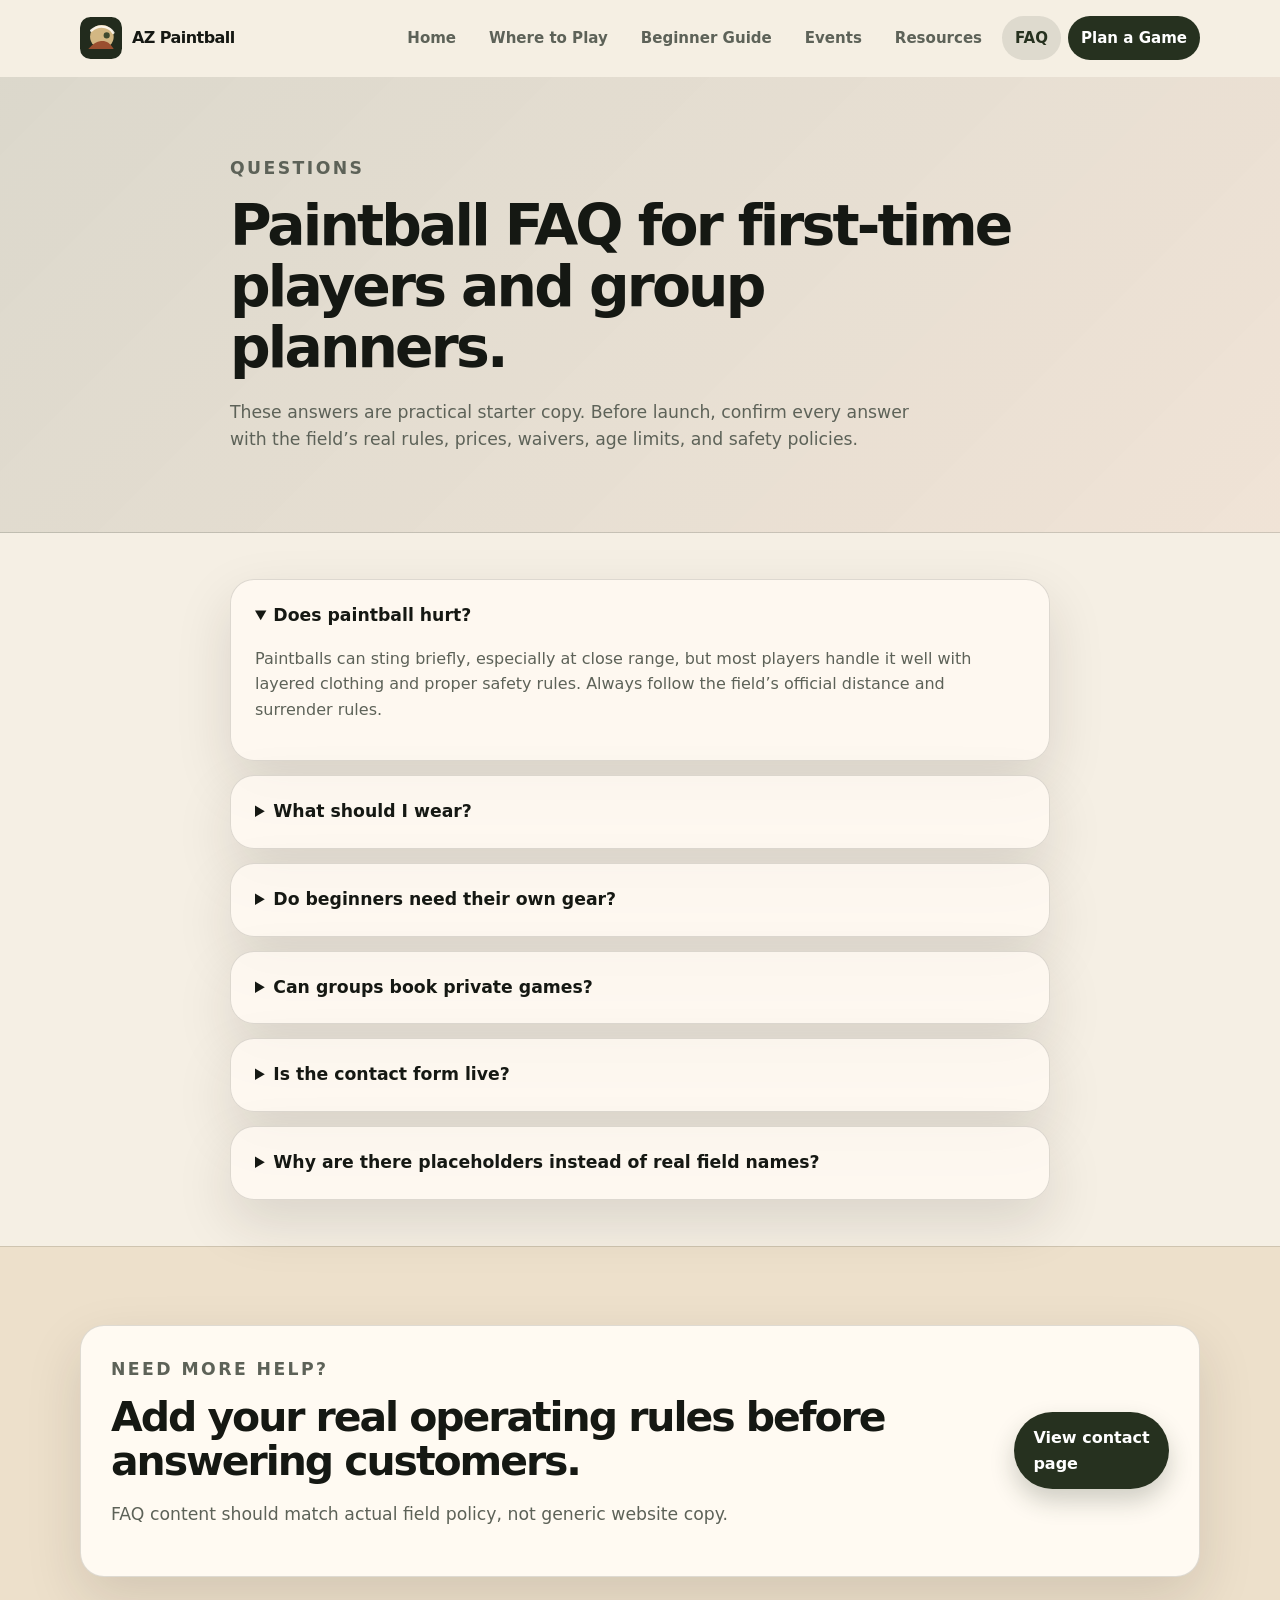
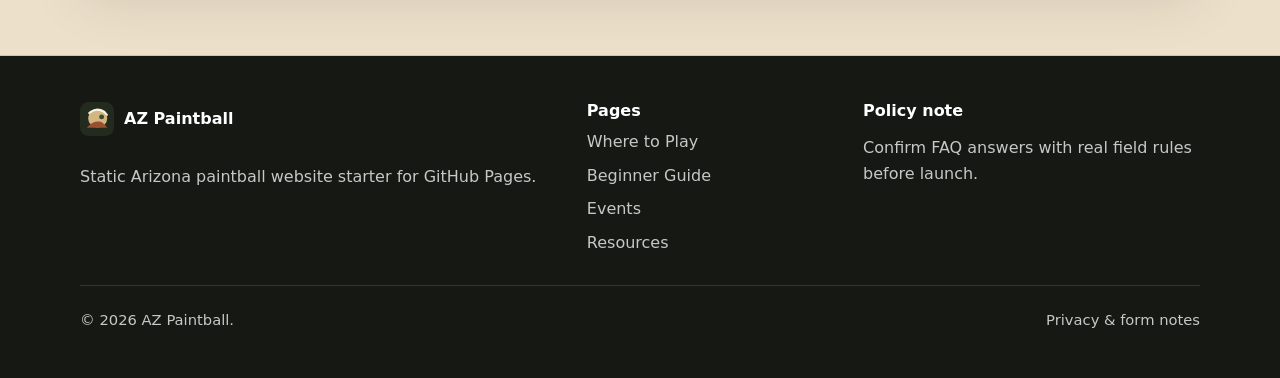
<file: faq.html>
<!doctype html>
<html lang="en">
<head>
  <meta charset="utf-8">
  <meta name="viewport" content="width=device-width, initial-scale=1">
  <meta name="description" content="Paintball FAQ for new Arizona players covering safety, rentals, clothing, group planning, weather, forms, and real-launch content notes.">
  <meta name="theme-color" content="#26311f">
  <title>Paintball FAQ | AZ Paintball</title>
  <link rel="icon" href="assets/img/logo.svg" type="image/svg+xml">
  <link rel="stylesheet" href="assets/css/styles.css">
</head>
<body>
  <a class="skip-link" href="#content">Skip to content</a>
  <header class="site-header" data-header><nav class="container nav" aria-label="Main navigation"><a class="brand" href="index.html"><img src="assets/img/logo.svg" alt="" width="42" height="42"><span>AZ Paintball</span></a><button class="nav-toggle" type="button" aria-expanded="false" aria-controls="site-menu" data-nav-toggle><span class="sr-only">Menu</span><span></span><span></span><span></span></button><ul id="site-menu" class="nav-links" data-nav-menu><li><a href="index.html">Home</a></li><li><a href="fields.html">Where to Play</a></li><li><a href="beginner-guide.html">Beginner Guide</a></li><li><a href="events.html">Events</a></li><li><a href="resources.html">Resources</a></li><li><a aria-current="page" href="faq.html">FAQ</a></li><li><a class="nav-cta" href="contact.html">Plan a Game</a></li></ul></nav></header>
  <main id="content">
    <section class="page-hero section"><div class="container narrow"><p class="eyebrow">Questions</p><h1>Paintball FAQ for first-time players and group planners.</h1><p class="lead">These answers are practical starter copy. Before launch, confirm every answer with the field’s real rules, prices, waivers, age limits, and safety policies.</p></div></section>
    <section class="section-tight"><div class="container narrow faq-list">
      <details open><summary>Does paintball hurt?</summary><p>Paintballs can sting briefly, especially at close range, but most players handle it well with layered clothing and proper safety rules. Always follow the field’s official distance and surrender rules.</p></details>
      <details><summary>What should I wear?</summary><p>Wear closed-toe shoes, flexible pants, and a long-sleeve shirt that can get dusty or marked by paint. In Arizona, also plan around heat, sun, and hydration.</p></details>
      <details><summary>Do beginners need their own gear?</summary><p>No. Many fields offer rentals, but the exact rental package should be listed only after it is verified. Common rentals include a marker, mask, air tank, and paint.</p></details>
      <details><summary>Can groups book private games?</summary><p>Usually, but the minimum player count, deposit, schedule, and pricing depend on the real field. Use the event page and contact form as placeholders until those details are confirmed.</p></details>
      <details><summary>Is the contact form live?</summary><p>No. The form is intentionally a front-end demo. It validates required fields and shows a message, but it does not send or store requests.</p></details>
      <details><summary>Why are there placeholders instead of real field names?</summary><p>The site avoids fake local listings and fake claims. Replace placeholders with verified names, addresses, photos, prices, and booking links before using the site publicly.</p></details>
    </div></section>
    <section class="section section-muted"><div class="container cta-panel light"><div><p class="eyebrow">Need more help?</p><h2>Add your real operating rules before answering customers.</h2><p>FAQ content should match actual field policy, not generic website copy.</p></div><a class="button primary" href="contact.html">View contact page</a></div></section>
  </main>
  <footer class="site-footer"><div class="container footer-grid"><div><a class="footer-brand" href="index.html"><img src="assets/img/logo.svg" alt="" width="34" height="34">AZ Paintball</a><p>Static Arizona paintball website starter for GitHub Pages.</p></div><div><h2>Pages</h2><ul><li><a href="fields.html">Where to Play</a></li><li><a href="beginner-guide.html">Beginner Guide</a></li><li><a href="events.html">Events</a></li><li><a href="resources.html">Resources</a></li></ul></div><div><h2>Policy note</h2><p>Confirm FAQ answers with real field rules before launch.</p></div></div><div class="container footer-bottom"><span>© <span data-year></span> AZ Paintball.</span><a href="privacy.html">Privacy & form notes</a></div></footer>
  <script src="assets/js/main.js" defer></script>
</body>
</html>
</file>
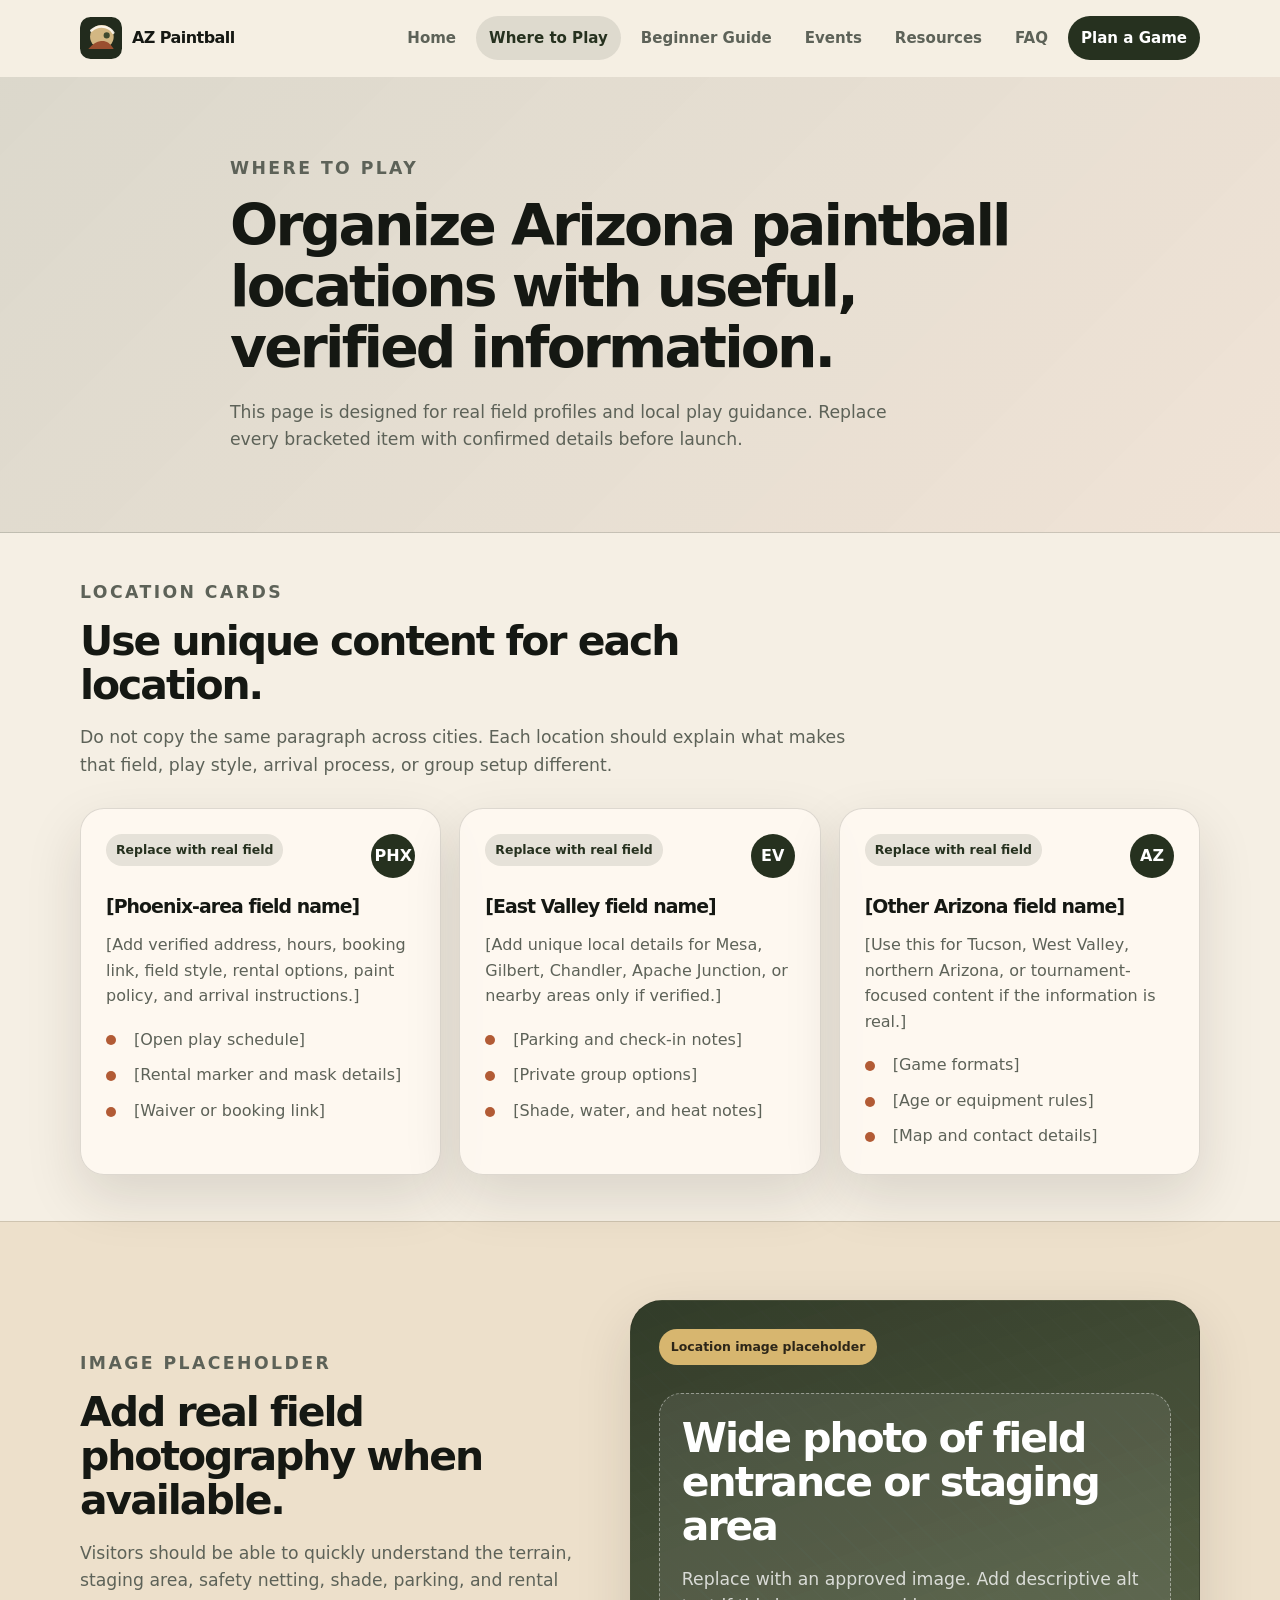
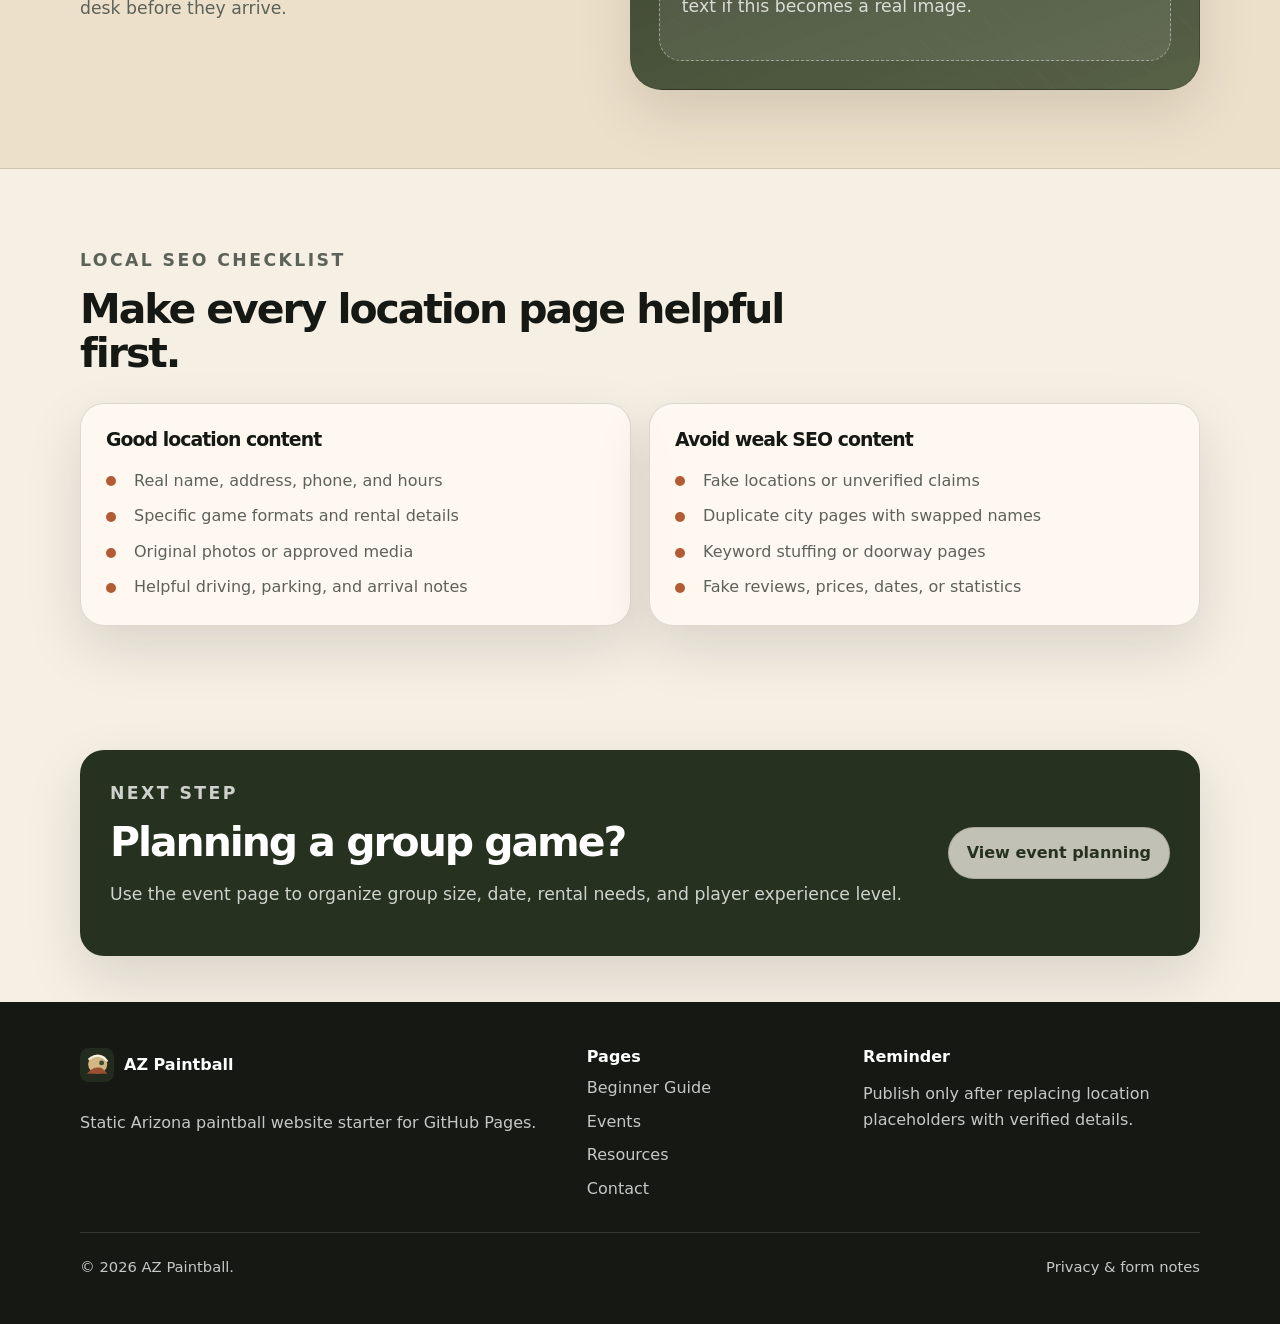
<file: fields.html>
<!doctype html>
<html lang="en">
<head>
  <meta charset="utf-8">
  <meta name="viewport" content="width=device-width, initial-scale=1">
  <meta name="description" content="Plan an Arizona paintball location page with verified field details, service areas, arrival notes, game types, and rental information.">
  <meta name="theme-color" content="#26311f">
  <title>Where to Play Paintball in Arizona | AZ Paintball</title>
  <link rel="icon" href="assets/img/logo.svg" type="image/svg+xml">
  <link rel="stylesheet" href="assets/css/styles.css">
</head>
<body>
  <a class="skip-link" href="#content">Skip to content</a>
  <header class="site-header" data-header><nav class="container nav" aria-label="Main navigation"><a class="brand" href="index.html"><img src="assets/img/logo.svg" alt="" width="42" height="42"><span>AZ Paintball</span></a><button class="nav-toggle" type="button" aria-expanded="false" aria-controls="site-menu" data-nav-toggle><span class="sr-only">Menu</span><span></span><span></span><span></span></button><ul id="site-menu" class="nav-links" data-nav-menu><li><a href="index.html">Home</a></li><li><a aria-current="page" href="fields.html">Where to Play</a></li><li><a href="beginner-guide.html">Beginner Guide</a></li><li><a href="events.html">Events</a></li><li><a href="resources.html">Resources</a></li><li><a href="faq.html">FAQ</a></li><li><a class="nav-cta" href="contact.html">Plan a Game</a></li></ul></nav></header>
  <main id="content">
    <section class="page-hero section"><div class="container narrow"><p class="eyebrow">Where to play</p><h1>Organize Arizona paintball locations with useful, verified information.</h1><p class="lead">This page is designed for real field profiles and local play guidance. Replace every bracketed item with confirmed details before launch.</p></div></section>
    <section class="section-tight"><div class="container"><div class="section-head"><p class="eyebrow">Location cards</p><h2>Use unique content for each location.</h2><p>Do not copy the same paragraph across cities. Each location should explain what makes that field, play style, arrival process, or group setup different.</p></div><div class="grid three">
      <article class="card"><div class="card-top"><span class="badge green">Replace with real field</span><span class="icon-circle">PHX</span></div><h3>[Phoenix-area field name]</h3><p>[Add verified address, hours, booking link, field style, rental options, paint policy, and arrival instructions.]</p><ul class="checks"><li>[Open play schedule]</li><li>[Rental marker and mask details]</li><li>[Waiver or booking link]</li></ul></article>
      <article class="card"><div class="card-top"><span class="badge green">Replace with real field</span><span class="icon-circle">EV</span></div><h3>[East Valley field name]</h3><p>[Add unique local details for Mesa, Gilbert, Chandler, Apache Junction, or nearby areas only if verified.]</p><ul class="checks"><li>[Parking and check-in notes]</li><li>[Private group options]</li><li>[Shade, water, and heat notes]</li></ul></article>
      <article class="card"><div class="card-top"><span class="badge green">Replace with real field</span><span class="icon-circle">AZ</span></div><h3>[Other Arizona field name]</h3><p>[Use this for Tucson, West Valley, northern Arizona, or tournament-focused content if the information is real.]</p><ul class="checks"><li>[Game formats]</li><li>[Age or equipment rules]</li><li>[Map and contact details]</li></ul></article>
    </div></div></section>
    <section class="section section-muted"><div class="container split"><div><p class="eyebrow">Image placeholder</p><h2>Add real field photography when available.</h2><p>Visitors should be able to quickly understand the terrain, staging area, safety netting, shade, parking, and rental desk before they arrive.</p></div><aside class="media-card"><span class="placeholder-label">Location image placeholder</span><div class="photo-frame"><h2>Wide photo of field entrance or staging area</h2><p>Replace with an approved image. Add descriptive alt text if this becomes a real image.</p></div></aside></div></section>
    <section class="section"><div class="container"><div class="section-head"><p class="eyebrow">Local SEO checklist</p><h2>Make every location page helpful first.</h2></div><div class="grid two"><article class="card"><h3>Good location content</h3><ul class="checks"><li>Real name, address, phone, and hours</li><li>Specific game formats and rental details</li><li>Original photos or approved media</li><li>Helpful driving, parking, and arrival notes</li></ul></article><article class="card"><h3>Avoid weak SEO content</h3><ul class="checks"><li>Fake locations or unverified claims</li><li>Duplicate city pages with swapped names</li><li>Keyword stuffing or doorway pages</li><li>Fake reviews, prices, dates, or statistics</li></ul></article></div></div></section>
    <section class="section-tight"><div class="container cta-panel"><div><p class="eyebrow">Next step</p><h2>Planning a group game?</h2><p>Use the event page to organize group size, date, rental needs, and player experience level.</p></div><a class="button secondary" href="events.html">View event planning</a></div></section>
  </main>
  <footer class="site-footer"><div class="container footer-grid"><div><a class="footer-brand" href="index.html"><img src="assets/img/logo.svg" alt="" width="34" height="34">AZ Paintball</a><p>Static Arizona paintball website starter for GitHub Pages.</p></div><div><h2>Pages</h2><ul><li><a href="beginner-guide.html">Beginner Guide</a></li><li><a href="events.html">Events</a></li><li><a href="resources.html">Resources</a></li><li><a href="contact.html">Contact</a></li></ul></div><div><h2>Reminder</h2><p>Publish only after replacing location placeholders with verified details.</p></div></div><div class="container footer-bottom"><span>© <span data-year></span> AZ Paintball.</span><a href="privacy.html">Privacy & form notes</a></div></footer>
  <script src="assets/js/main.js" defer></script>
</body>
</html>
</file>
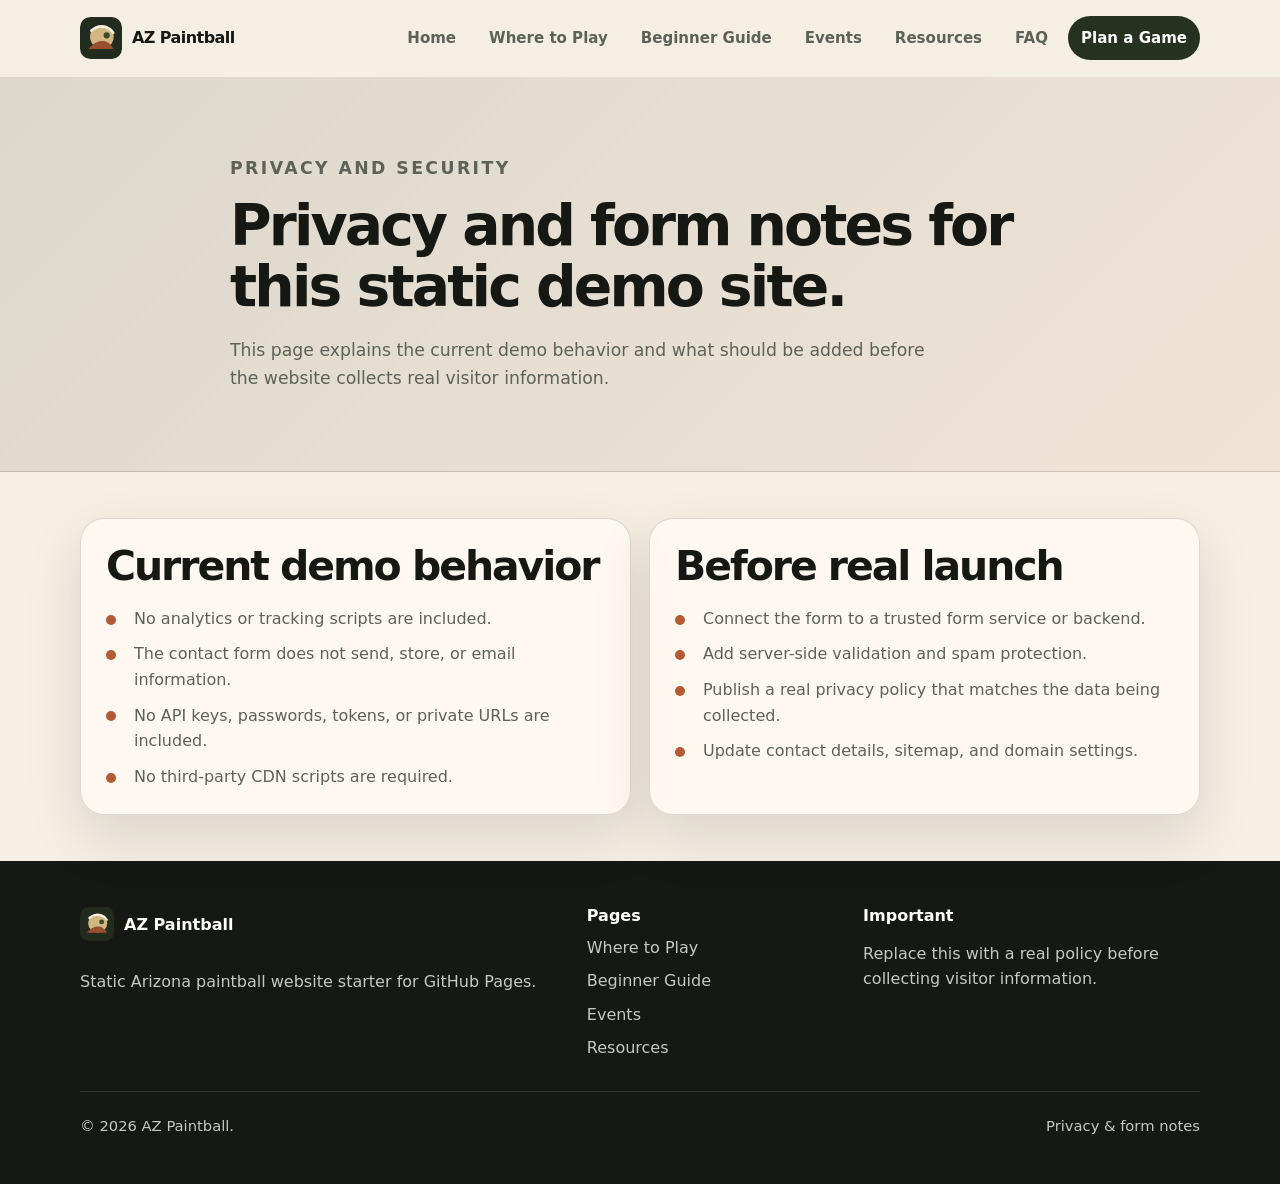
<file: privacy.html>
<!doctype html>
<html lang="en">
<head>
  <meta charset="utf-8">
  <meta name="viewport" content="width=device-width, initial-scale=1">
  <meta name="description" content="Privacy and form notes for the AZ Paintball static website demo, including no tracking, no live form submission, and secure launch guidance.">
  <meta name="theme-color" content="#26311f">
  <title>Privacy & Form Notes | AZ Paintball</title>
  <link rel="icon" href="assets/img/logo.svg" type="image/svg+xml">
  <link rel="stylesheet" href="assets/css/styles.css">
</head>
<body>
  <a class="skip-link" href="#content">Skip to content</a>
  <header class="site-header" data-header><nav class="container nav" aria-label="Main navigation"><a class="brand" href="index.html"><img src="assets/img/logo.svg" alt="" width="42" height="42"><span>AZ Paintball</span></a><button class="nav-toggle" type="button" aria-expanded="false" aria-controls="site-menu" data-nav-toggle><span class="sr-only">Menu</span><span></span><span></span><span></span></button><ul id="site-menu" class="nav-links" data-nav-menu><li><a href="index.html">Home</a></li><li><a href="fields.html">Where to Play</a></li><li><a href="beginner-guide.html">Beginner Guide</a></li><li><a href="events.html">Events</a></li><li><a href="resources.html">Resources</a></li><li><a href="faq.html">FAQ</a></li><li><a class="nav-cta" href="contact.html">Plan a Game</a></li></ul></nav></header>
  <main id="content">
    <section class="page-hero section"><div class="container narrow"><p class="eyebrow">Privacy and security</p><h1>Privacy and form notes for this static demo site.</h1><p class="lead">This page explains the current demo behavior and what should be added before the website collects real visitor information.</p></div></section>
    <section class="section-tight"><div class="container grid two">
      <article class="card"><h2>Current demo behavior</h2><ul class="checks"><li>No analytics or tracking scripts are included.</li><li>The contact form does not send, store, or email information.</li><li>No API keys, passwords, tokens, or private URLs are included.</li><li>No third-party CDN scripts are required.</li></ul></article>
      <article class="card"><h2>Before real launch</h2><ul class="checks"><li>Connect the form to a trusted form service or backend.</li><li>Add server-side validation and spam protection.</li><li>Publish a real privacy policy that matches the data being collected.</li><li>Update contact details, sitemap, and domain settings.</li></ul></article>
    </div></section>
  </main>
  <footer class="site-footer"><div class="container footer-grid"><div><a class="footer-brand" href="index.html"><img src="assets/img/logo.svg" alt="" width="34" height="34">AZ Paintball</a><p>Static Arizona paintball website starter for GitHub Pages.</p></div><div><h2>Pages</h2><ul><li><a href="fields.html">Where to Play</a></li><li><a href="beginner-guide.html">Beginner Guide</a></li><li><a href="events.html">Events</a></li><li><a href="resources.html">Resources</a></li></ul></div><div><h2>Important</h2><p>Replace this with a real policy before collecting visitor information.</p></div></div><div class="container footer-bottom"><span>© <span data-year></span> AZ Paintball.</span><a href="privacy.html">Privacy & form notes</a></div></footer>
  <script src="assets/js/main.js" defer></script>
</body>
</html>
</file>
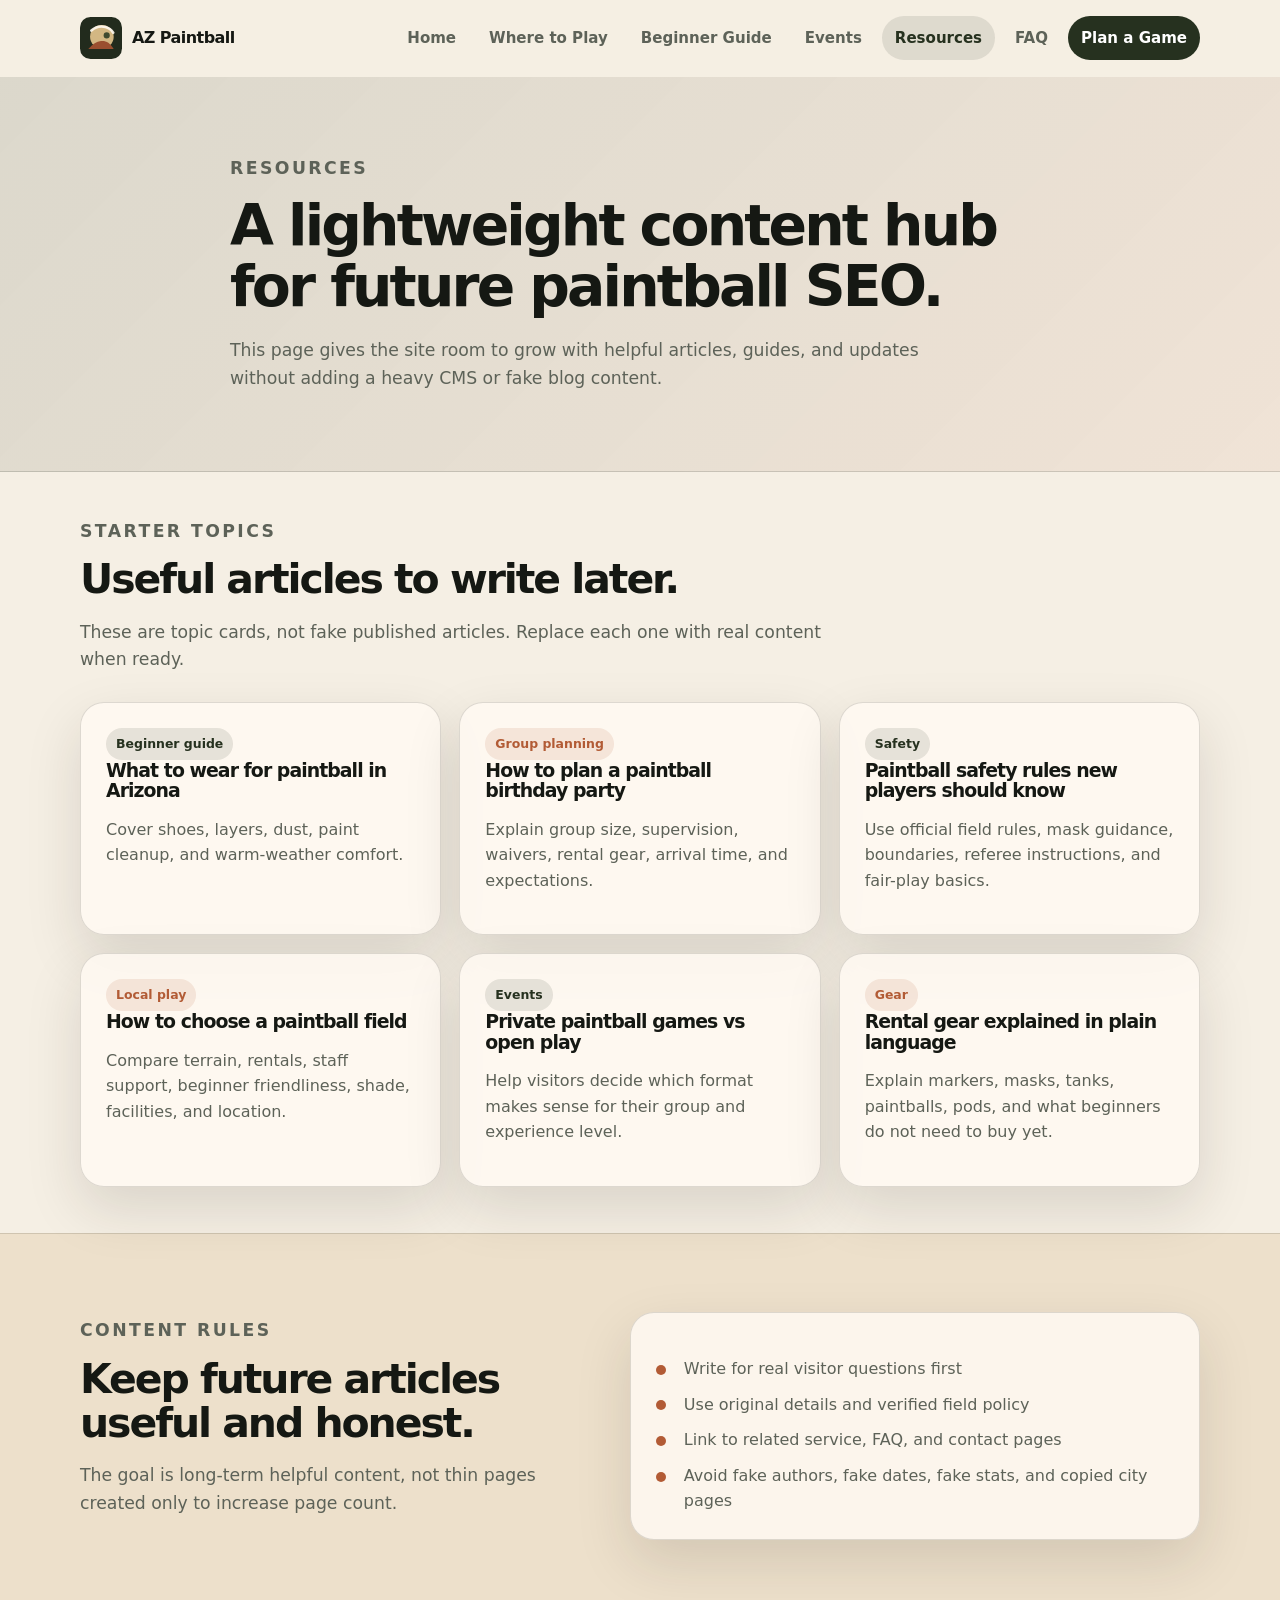
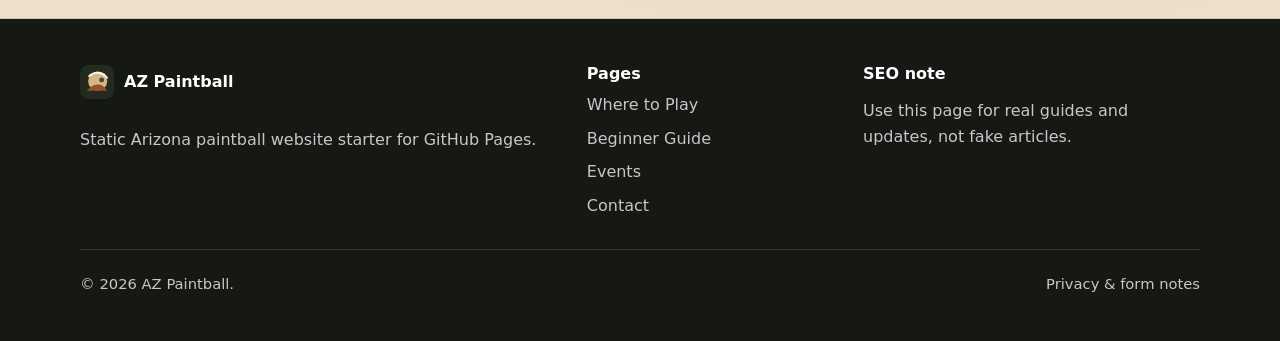
<file: resources.html>
<!doctype html>
<html lang="en">
<head>
  <meta charset="utf-8">
  <meta name="viewport" content="width=device-width, initial-scale=1">
  <meta name="description" content="Paintball resource page with starter article ideas, planning topics, safety education, and future SEO content structure for AZ Paintball.">
  <meta name="theme-color" content="#26311f">
  <title>Paintball Resources & Article Ideas | AZ Paintball</title>
  <link rel="icon" href="assets/img/logo.svg" type="image/svg+xml">
  <link rel="stylesheet" href="assets/css/styles.css">
</head>
<body>
  <a class="skip-link" href="#content">Skip to content</a>
  <header class="site-header" data-header><nav class="container nav" aria-label="Main navigation"><a class="brand" href="index.html"><img src="assets/img/logo.svg" alt="" width="42" height="42"><span>AZ Paintball</span></a><button class="nav-toggle" type="button" aria-expanded="false" aria-controls="site-menu" data-nav-toggle><span class="sr-only">Menu</span><span></span><span></span><span></span></button><ul id="site-menu" class="nav-links" data-nav-menu><li><a href="index.html">Home</a></li><li><a href="fields.html">Where to Play</a></li><li><a href="beginner-guide.html">Beginner Guide</a></li><li><a href="events.html">Events</a></li><li><a aria-current="page" href="resources.html">Resources</a></li><li><a href="faq.html">FAQ</a></li><li><a class="nav-cta" href="contact.html">Plan a Game</a></li></ul></nav></header>
  <main id="content">
    <section class="page-hero section"><div class="container narrow"><p class="eyebrow">Resources</p><h1>A lightweight content hub for future paintball SEO.</h1><p class="lead">This page gives the site room to grow with helpful articles, guides, and updates without adding a heavy CMS or fake blog content.</p></div></section>
    <section class="section-tight"><div class="container"><div class="section-head"><p class="eyebrow">Starter topics</p><h2>Useful articles to write later.</h2><p>These are topic cards, not fake published articles. Replace each one with real content when ready.</p></div><div class="grid three">
      <article class="card"><span class="badge green">Beginner guide</span><h3>What to wear for paintball in Arizona</h3><p>Cover shoes, layers, dust, paint cleanup, and warm-weather comfort.</p></article>
      <article class="card"><span class="badge">Group planning</span><h3>How to plan a paintball birthday party</h3><p>Explain group size, supervision, waivers, rental gear, arrival time, and expectations.</p></article>
      <article class="card"><span class="badge green">Safety</span><h3>Paintball safety rules new players should know</h3><p>Use official field rules, mask guidance, boundaries, referee instructions, and fair-play basics.</p></article>
      <article class="card"><span class="badge">Local play</span><h3>How to choose a paintball field</h3><p>Compare terrain, rentals, staff support, beginner friendliness, shade, facilities, and location.</p></article>
      <article class="card"><span class="badge green">Events</span><h3>Private paintball games vs open play</h3><p>Help visitors decide which format makes sense for their group and experience level.</p></article>
      <article class="card"><span class="badge">Gear</span><h3>Rental gear explained in plain language</h3><p>Explain markers, masks, tanks, paintballs, pods, and what beginners do not need to buy yet.</p></article>
    </div></div></section>
    <section class="section section-muted"><div class="container split"><div><p class="eyebrow">Content rules</p><h2>Keep future articles useful and honest.</h2><p>The goal is long-term helpful content, not thin pages created only to increase page count.</p></div><div class="check-panel"><ul class="checks"><li>Write for real visitor questions first</li><li>Use original details and verified field policy</li><li>Link to related service, FAQ, and contact pages</li><li>Avoid fake authors, fake dates, fake stats, and copied city pages</li></ul></div></div></section>
  </main>
  <footer class="site-footer"><div class="container footer-grid"><div><a class="footer-brand" href="index.html"><img src="assets/img/logo.svg" alt="" width="34" height="34">AZ Paintball</a><p>Static Arizona paintball website starter for GitHub Pages.</p></div><div><h2>Pages</h2><ul><li><a href="fields.html">Where to Play</a></li><li><a href="beginner-guide.html">Beginner Guide</a></li><li><a href="events.html">Events</a></li><li><a href="contact.html">Contact</a></li></ul></div><div><h2>SEO note</h2><p>Use this page for real guides and updates, not fake articles.</p></div></div><div class="container footer-bottom"><span>© <span data-year></span> AZ Paintball.</span><a href="privacy.html">Privacy & form notes</a></div></footer>
  <script src="assets/js/main.js" defer></script>
</body>
</html>
</file>
<file: assets/css/styles.css>
/* AZ Paintball rebuilt static site styles */
:root{
  --bg:#f5efe4;
  --surface:#fffaf2;
  --surface-2:#ede0cb;
  --ink:#151813;
  --muted:#5d6258;
  --green:#26311f;
  --green-2:#3b4a2f;
  --orange:#b25b35;
  --gold:#d7b66f;
  --border:rgba(21,24,19,.14);
  --shadow:0 22px 55px rgba(35,31,23,.13);
  --radius:24px;
  --container:1120px;
  --header:76px;
}
*{box-sizing:border-box}
html{scroll-behavior:smooth}
body{margin:0;background:var(--bg);color:var(--ink);font-family:Inter,ui-sans-serif,system-ui,-apple-system,BlinkMacSystemFont,"Segoe UI",Arial,sans-serif;line-height:1.6;text-rendering:optimizeLegibility}
a{color:inherit;text-decoration:none}
img,svg{max-width:100%;height:auto}
button,input,select,textarea{font:inherit}
.container{width:min(calc(100% - 32px),var(--container));margin-inline:auto}
.narrow{max-width:820px}
.section{padding:78px 0}.section-tight{padding:46px 0}.section-muted{background:var(--surface-2);border-block:1px solid var(--border)}
.skip-link{position:absolute;left:12px;top:12px;z-index:50;padding:10px 14px;border-radius:12px;background:var(--ink);color:#fff;transform:translateY(-160%)}.skip-link:focus{transform:translateY(0)}
.sr-only{position:absolute;width:1px;height:1px;overflow:hidden;clip:rect(0,0,0,0);white-space:nowrap}
.site-header{position:sticky;top:0;z-index:30;min-height:var(--header);background:rgba(245,239,228,.93);backdrop-filter:blur(18px);border-bottom:1px solid transparent}.site-header.is-scrolled{border-color:var(--border);box-shadow:0 12px 34px rgba(21,24,19,.08)}
.nav{min-height:var(--header);display:flex;align-items:center;justify-content:space-between;gap:20px}.brand{display:inline-flex;align-items:center;gap:10px;font-weight:900;letter-spacing:-.035em}.brand img{width:42px;height:42px}.nav-links{display:flex;align-items:center;gap:7px;margin:0;padding:0;list-style:none}.nav-links a{display:inline-flex;align-items:center;min-height:44px;padding:9px 13px;border-radius:999px;color:var(--muted);font-weight:760;font-size:.94rem}.nav-links a:hover,.nav-links a:focus-visible,.nav-links a[aria-current=page]{background:rgba(38,49,31,.11);color:var(--green);outline:0}.nav-links .nav-cta{background:var(--green);color:#fff}.nav-links .nav-cta:hover,.nav-links .nav-cta:focus-visible{background:var(--green-2);color:#fff}
.nav-toggle{display:none;width:48px;height:48px;border:1px solid var(--border);border-radius:14px;background:var(--surface);align-items:center;justify-content:center;flex-direction:column;gap:5px;cursor:pointer}.nav-toggle span:not(.sr-only){width:20px;height:2px;border-radius:999px;background:var(--ink)}
h1,h2,h3,p{overflow-wrap:anywhere}h1,h2,h3{margin:0;line-height:1.08;letter-spacing:-.05em}h1{font-size:clamp(2.35rem,4.6vw,3.55rem);max-width:850px}h2{font-size:clamp(1.65rem,3.2vw,2.65rem)}h3{font-size:1.18rem}.eyebrow{margin:0 0 12px;color:var(--orange);font-weight:900;font-size:.76rem;text-transform:uppercase;letter-spacing:.14em}.lead,.section-head p,.page-hero p,.split p,.cta-panel p{color:var(--muted);font-size:1.08rem}.lead{max-width:700px;margin:20px 0 0}.small,.note{color:var(--muted);font-size:.94rem}
.hero{overflow:hidden;background:radial-gradient(circle at 15% 8%,rgba(178,91,53,.18),transparent 30%),linear-gradient(135deg,rgba(38,49,31,.12),rgba(215,182,111,.20))}.hero-grid{display:grid;grid-template-columns:minmax(0,1.05fr) minmax(300px,.95fr);gap:40px;align-items:center}.actions{display:flex;flex-wrap:wrap;gap:12px;margin-top:28px}.button{display:inline-flex;align-items:center;justify-content:center;min-height:48px;padding:12px 18px;border:1px solid transparent;border-radius:999px;font-weight:850;cursor:pointer;transition:transform .16s ease,background .16s ease,border-color .16s ease}.button:hover,.button:focus-visible{transform:translateY(-1px);outline:0}.button.primary{background:var(--green);color:#fff;box-shadow:0 12px 24px rgba(38,49,31,.22)}.button.primary:hover{background:var(--green-2)}.button.secondary{background:rgba(255,250,242,.72);border-color:var(--border);color:var(--green)}
.media-card{min-height:390px;border:1px solid var(--border);border-radius:32px;box-shadow:var(--shadow);background:linear-gradient(160deg,rgba(38,49,31,.94),rgba(59,74,47,.84)),repeating-linear-gradient(45deg,rgba(215,182,111,.16) 0 18px,rgba(255,250,242,.08) 18px 20px);color:#fff;padding:28px;display:flex;flex-direction:column;justify-content:space-between}.media-card p,.media-card dd{color:rgba(255,255,255,.78)}.placeholder-label{display:inline-flex;align-self:flex-start;padding:8px 12px;border-radius:999px;background:var(--gold);color:#2d2618;font-weight:900;font-size:.78rem}.photo-frame{border:1px dashed rgba(255,255,255,.42);border-radius:22px;padding:22px;background:rgba(255,255,255,.08)}.spec-list{margin:18px 0 0;display:grid;gap:10px}.spec-list div{display:flex;justify-content:space-between;gap:16px;padding-top:10px;border-top:1px solid rgba(255,255,255,.18)}.spec-list dt{font-weight:850}.spec-list dd{margin:0;text-align:right}
.section-head{max-width:790px;margin-bottom:28px}.grid{display:grid;gap:18px}.grid.two{grid-template-columns:repeat(2,minmax(0,1fr))}.grid.three{grid-template-columns:repeat(3,minmax(0,1fr))}.card,.form-card,.faq-list details,.check-panel{border:1px solid var(--border);border-radius:var(--radius);background:rgba(255,250,242,.84);box-shadow:var(--shadow);padding:25px}.card p,.faq-list p,.check-panel li{color:var(--muted)}.card-top{display:flex;align-items:flex-start;justify-content:space-between;gap:16px;margin-bottom:18px}.badge{display:inline-flex;align-items:center;min-height:30px;padding:6px 10px;border-radius:999px;background:rgba(178,91,53,.12);color:var(--orange);font-weight:850;font-size:.78rem}.badge.green{background:rgba(38,49,31,.11);color:var(--green)}.icon-circle{display:grid;place-items:center;width:44px;height:44px;border-radius:50%;background:var(--green);color:#fff;font-weight:900}.checks{margin:18px 0 0;padding:0;list-style:none;display:grid;gap:10px}.checks li{position:relative;padding-left:28px;color:var(--muted)}.checks li:before{content:"";position:absolute;left:0;top:.55em;width:10px;height:10px;border-radius:50%;background:var(--orange)}
.page-hero{background:linear-gradient(135deg,rgba(38,49,31,.12),rgba(178,91,53,.08));border-bottom:1px solid var(--border)}.split{display:grid;grid-template-columns:minmax(0,.95fr) minmax(280px,1.05fr);gap:34px;align-items:center}.link-stack{display:grid;gap:12px}.link-stack a{display:flex;justify-content:space-between;gap:18px;padding:18px 20px;border:1px solid var(--border);border-radius:18px;background:rgba(255,250,242,.78);color:var(--green);font-weight:850}.link-stack a:hover,.link-stack a:focus-visible{outline:0;border-color:rgba(38,49,31,.35);background:#fffaf2}.steps{margin:0;padding:0;list-style:none;display:grid;gap:16px}.steps li{display:grid;grid-template-columns:46px 1fr;gap:16px;padding:20px;border:1px solid var(--border);border-radius:18px;background:rgba(255,250,242,.80)}.steps span{display:grid;place-items:center;width:42px;height:42px;border-radius:50%;background:var(--green);color:#fff;font-weight:900}.steps p{margin:8px 0 0;color:var(--muted)}
.cta-panel{display:flex;align-items:center;justify-content:space-between;gap:24px;padding:30px;border-radius:var(--radius);background:var(--green);color:#fff;box-shadow:var(--shadow)}.cta-panel p{color:rgba(255,255,255,.78)}.cta-panel.light{background:var(--surface);color:var(--ink);border:1px solid var(--border)}.cta-panel.light p{color:var(--muted)}
.faq-list{display:grid;gap:14px}.faq-list details{padding:22px 24px}.faq-list summary{cursor:pointer;font-size:1.08rem;font-weight:850}.faq-list summary:focus-visible{outline:3px solid rgba(178,91,53,.24);border-radius:10px}.contact-grid{display:grid;grid-template-columns:minmax(260px,.82fr) minmax(0,1.18fr);gap:20px;align-items:start}.form-card{display:grid;gap:13px}.form-row{display:grid;grid-template-columns:1fr 1fr;gap:12px}.form-card label{font-weight:850}.form-card input,.form-card select,.form-card textarea{width:100%;border:1px solid var(--border);border-radius:13px;background:#fffdf8;padding:13px 14px;color:var(--ink)}.form-card input:focus,.form-card select:focus,.form-card textarea:focus{outline:3px solid rgba(178,91,53,.23);border-color:var(--orange)}.form-alert{padding:12px 14px;border-radius:13px;background:rgba(215,182,111,.24);color:var(--green);font-weight:780}
.site-footer{padding:46px 0;background:var(--ink);color:rgba(255,255,255,.76)}.footer-grid{display:grid;grid-template-columns:1.35fr .7fr .95fr;gap:28px}.footer-brand{display:inline-flex;align-items:center;gap:10px;color:#fff;font-weight:900;margin-bottom:12px}.footer-brand img{width:34px;height:34px}.site-footer h2{font-size:1rem;letter-spacing:0;color:#fff;margin:0 0 10px}.site-footer ul{margin:0;padding:0;list-style:none;display:grid;gap:8px}.site-footer a:hover,.site-footer a:focus-visible{color:#fff}.footer-bottom{display:flex;justify-content:space-between;gap:16px;margin-top:30px;padding-top:22px;border-top:1px solid rgba(255,255,255,.13);font-size:.92rem}
@media (max-width:950px){.nav-toggle{display:inline-flex}.nav-links{position:absolute;top:calc(var(--header) - 1px);left:16px;right:16px;display:none;flex-direction:column;align-items:stretch;padding:14px;border:1px solid var(--border);border-radius:20px;background:var(--surface);box-shadow:var(--shadow)}.nav-links.is-open{display:flex}.nav-links a{justify-content:center;border-radius:14px}.hero-grid,.split,.contact-grid,.footer-grid{grid-template-columns:1fr}.grid.three,.grid.two{grid-template-columns:1fr}.section{padding:64px 0}}
@media (max-width:560px){.container{width:min(calc(100% - 24px),var(--container))}.media-card{min-height:320px}.cta-panel,.footer-bottom{align-items:stretch;flex-direction:column}.button{width:100%}.form-row,.steps li{grid-template-columns:1fr}.spec-list div{display:grid}.spec-list dd{text-align:left}.section{padding:54px 0}}
@media (prefers-reduced-motion:reduce){*,*:before,*:after{scroll-behavior:auto!important;transition-duration:.01ms!important;animation-duration:.01ms!important;animation-iteration-count:1!important}}
</file>
